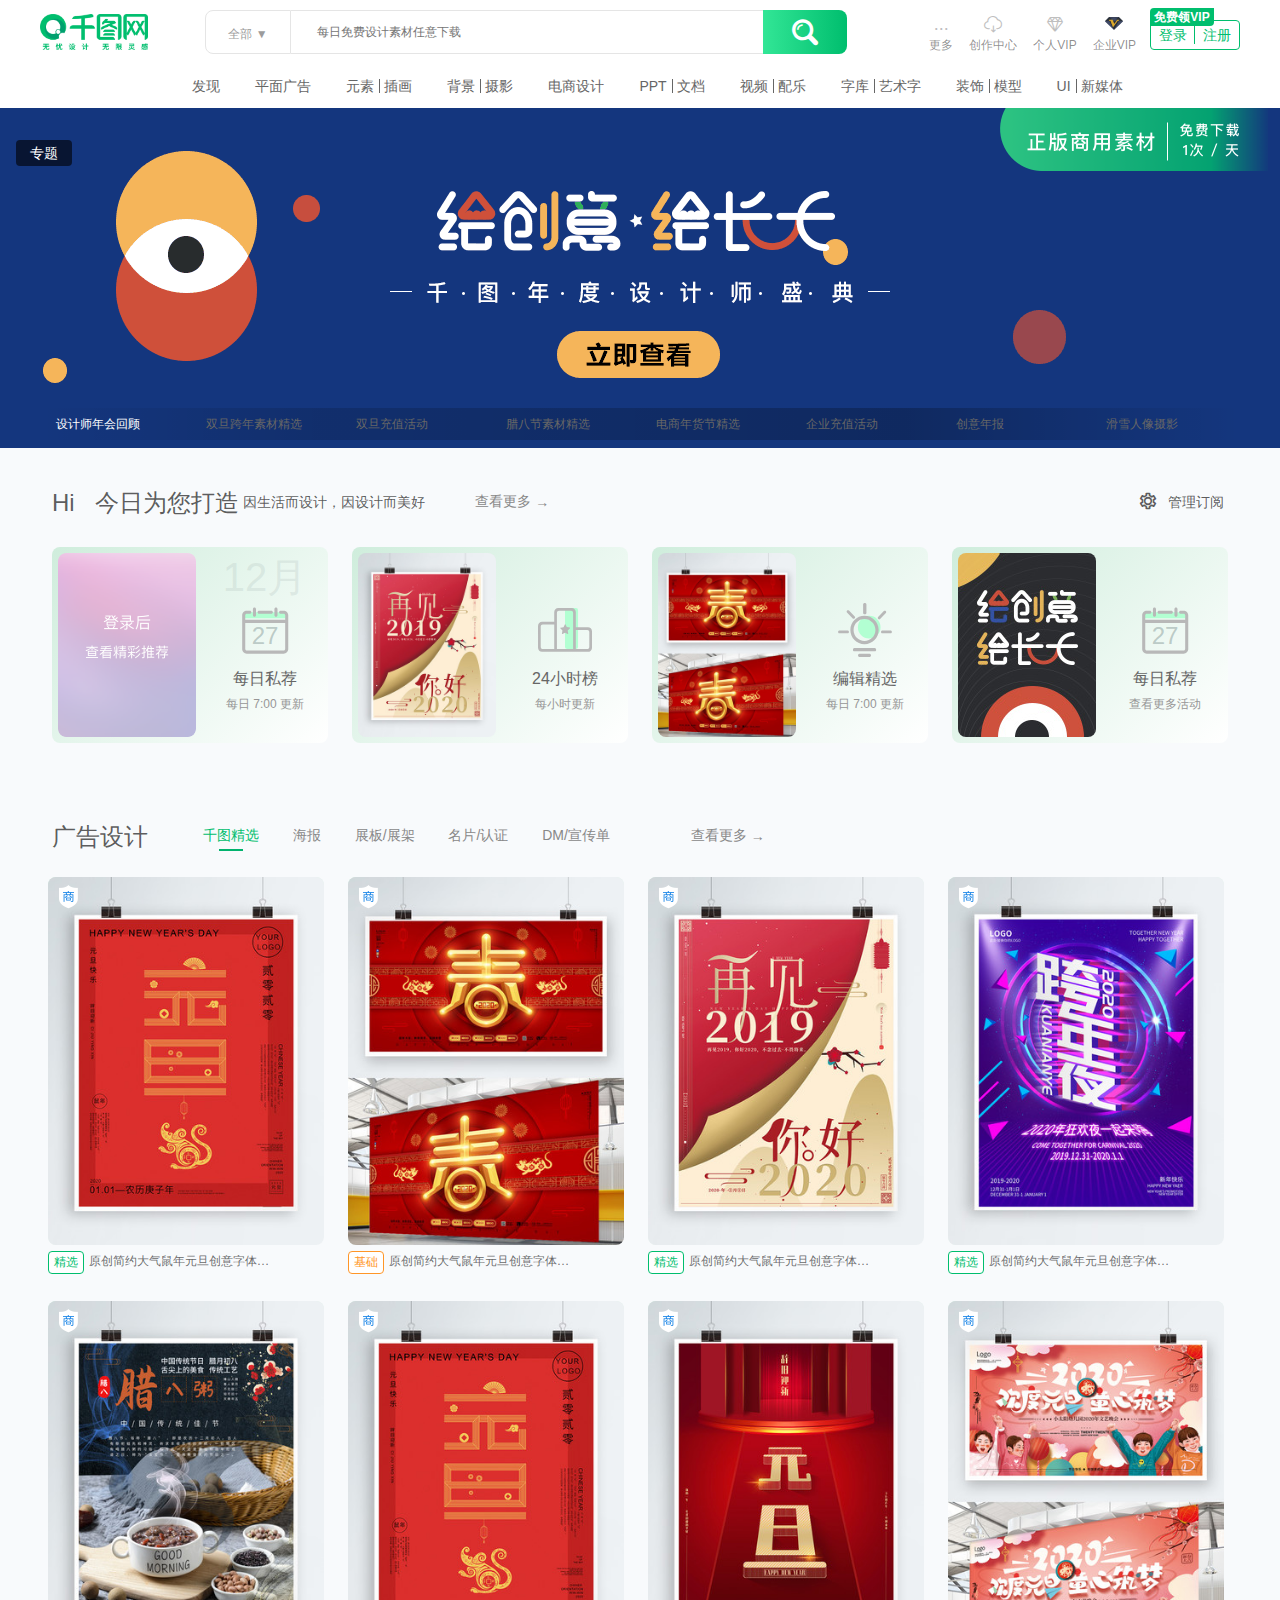
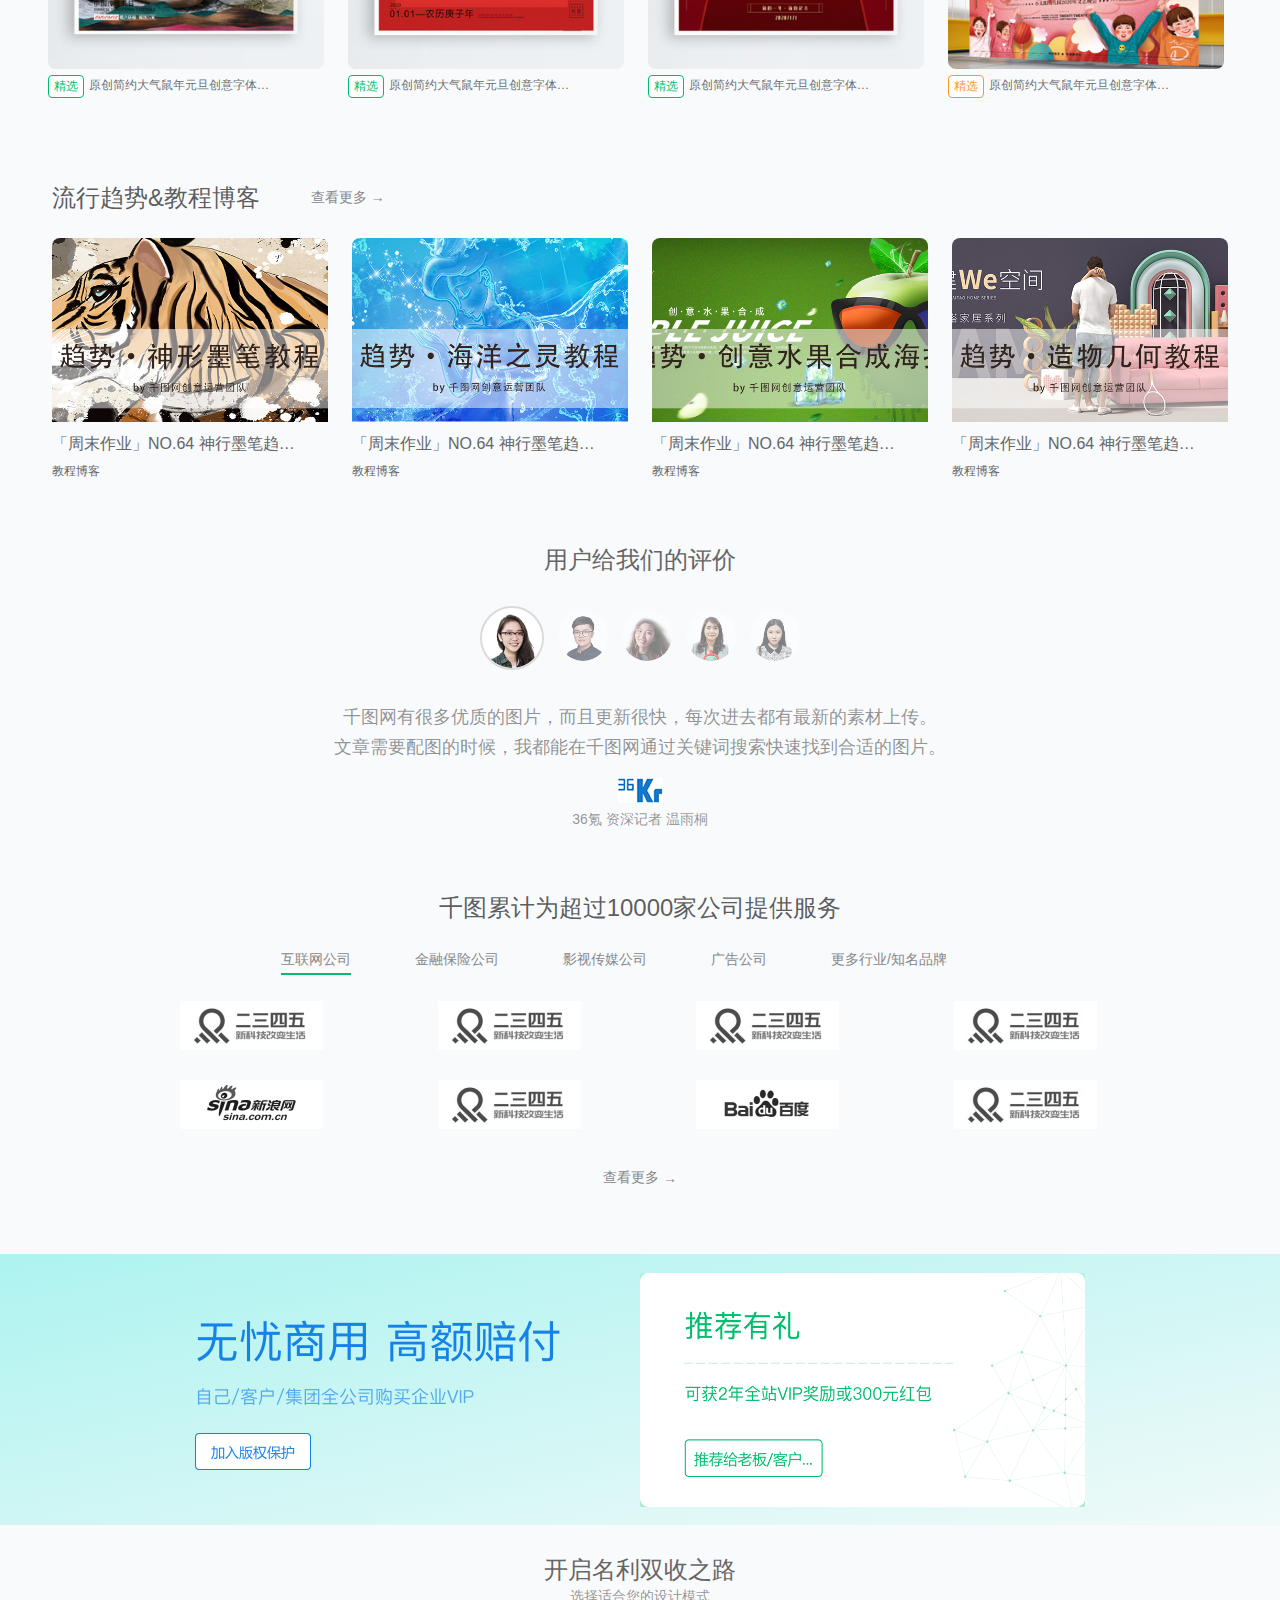
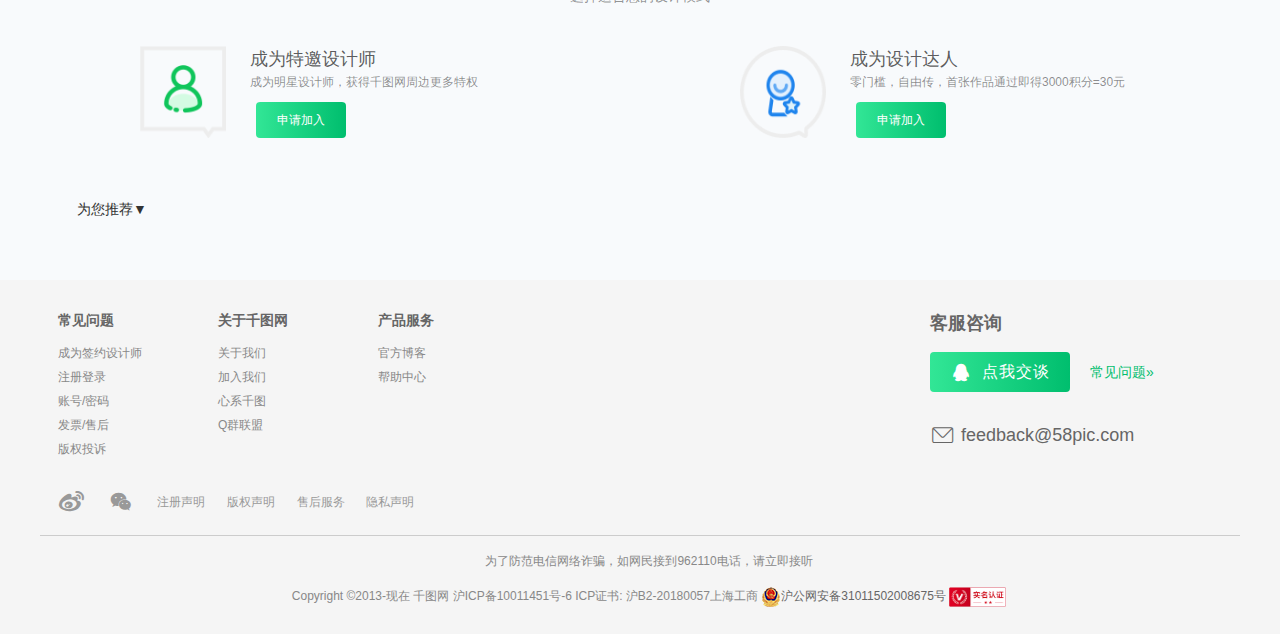
<file: index.html>
<!DOCTYPE html>
<html lang="zh">

<head>
    <meta charset="UTF-8">
    <meta name="viewport" content="width=device-width,initial-scale=1.0">
    <title>千图网</title>
    <style>

    </style>
    <link rel="stylesheet" href="./icon_font/iconfont.css">
    <link rel="stylesheet" href="./index.css">
    <link rel="stylesheet" href="./max1220px.css">
</head>

<body>
    <div class="topbar">
        <div class="topbar-container">
            <div class="topbar-header clearfix">
                <a href="javascript:" class="topbar-logo">
                    <img src="./img/greenlogo.png" alt="" title="千图网" class="max">
                    <img src="./img/logo-j.svg" alt="" class="min">
                </a>
                <div class="topbar-search clearfix">
                    <div class="search-header">
                        <span class="search-cat">
                            <em class="cat-name">全部</em>
                            <i class="icon">&#9660</i>
                        </span>
                        <div class="search-hearder-list"></div>
                    </div>
                    <input type="text" class="search-input" placeholder="每日免费设计素材任意下载">
                    <input type="button" class="search-btn iconfont" value="&#xe633">
                </div>
                <div class="topbar-info clearfix">
                    <div class="info-item">
                        <a href="javascript:">
                            <span class="icon more">...</span>
                            <span class="text">更多</span>
                        </a>
                        <div class="info-box"></div>
                    </div>
                    <div class="info-item">
                        <a href="javascript:">
                            <span class="icon  iconfont">&#xe62a</span>
                            <span class="text">创作中心</span>
                        </a>
                        <div class="info-box"></div>
                    </div>
                    <div class="info-item">
                        <a href="javascript:">
                            <span class="icon  iconfont">&#xe669</span>
                            <span class="text">个人VIP</span>
                        </a>
                        <div class="info-box"></div>
                    </div>
                    <div class="info-item">
                        <a href="javascript:">
                            <span class="icon qy">
                                <img src="./img/qy.png" alt="">
                            </span>
                            <span class="text">企业VIP</span>
                        </a>
                        <div class="info-box"></div>
                    </div>
                    <div class="info-login">
                        <div class="freevip">
                            免费领VIP
                        </div>
                        <div class="login clearfix">
                            <a href="javascript:">登录</a>
                            <a href="javascript:">注册</a>
                        </div>
                    </div>
                </div>
            </div>

            <div class="topbar-nav">
                <ul class="nav-list clearfix">
                    <li class="nav-item">
                        <a href="javascript:" title="发现">发现</a>
                    </li>
                    <li class="nav-item">
                        <a href="javascript:">平面广告</a>
                    </li>
                    <li class="nav-item">
                        <a href="javascript:">元素</a>
                        <a href="javascript:">插画</a>
                    </li>
                    <li class="nav-item">
                        <a href="javascript:">背景</a>
                        <a href="javascript:">摄影</a>
                    </li>
                    <li class="nav-item">
                        <a href="javascript:">电商设计</a>
                    </li>
                    <li class="nav-item">
                        <a href="javascript:">PPT</a>
                        <a href="javascript:">文档</a>
                    </li>
                    <li class="nav-item">
                        <a href="javascript:">视频</a>
                        <a href="javascript:">配乐</a>
                    </li>
                    <li class="nav-item">
                        <a href="javascript:">字库</a>
                        <a href="javascript:">艺术字</a>
                    </li>
                    <li class="nav-item">
                        <a href="javascript:">装饰</a>
                        <a href="javascript:">模型</a>
                    </li>
                    <li class="nav-item">
                        <a href="javascript:">UI</a>
                        <a href="javascript:">新媒体</a>
                    </li>

                </ul>
            </div>
        </div>



    </div>

    <div class="banner-box">
        <div class="banner-slide">
            <div class="slide-img active" style="display: block;">
                <a href="javascript:" style="background-image: url(./img/5e09fe0eba444.png);"></a>
                <div class="banner-stress">专题</div>
            </div>
            <div class="slide-img">
                <a href="javascript:" style="background-image: url(./img/5e0220c88a6e1.jpg);"></a>
                <div class="banner-stress">专题</div>
            </div>
            <div class="slide-img">
                <a href="javascript:" style="background-image: url(./img/5e00853e1c7a6.jpg);"></a>
                <div class="banner-stress">活动</div>
            </div>
            <div class="slide-img">
                <a href="javascript:" style="background-image: url(./img/5e02202a7e35a.jpg);"></a>
                <div class="banner-stress">专题</div>
            </div>
            <div class="slide-img">
                <a href="javascript:" style="background-image: url(./img/5e022138ba217.jpg);"></a>
                <div class="banner-stress">专题</div>
            </div>
            <div class="slide-img">
                <a href="javascript:" style="background-image: url(./img/5ddd2e0338906.jpg);"></a>
                <div class="banner-stress">活动</div>
            </div>
            <div class="slide-img">
                <a href="javascript:" style="background-image: url(./img/5dfcd3cdde48c.jpg);"></a>
                <div class="banner-stress">专题</div>
            </div>
            <div class="slide-img">
                <a href="javascript:" style="background-image: url(./img/5e00853e1c7a6.jpg);"></a>
                <div class="banner-stress">专题</div>
            </div>
        </div>
        <div class="banner-point">
            <a href="javascript:" title="设计师年会回顾" class="active">设计师年会回顾</a>
            <a href="javascript:" title="双旦跨年素材精选">双旦跨年素材精选</a>
            <a href="javascript:" title="双旦充值活动">双旦充值活动</a>
            <a href="javascript:" title="腊八节素材精选">腊八节素材精选</a>
            <a href="javascript:" title="电商年货节精选">电商年货节精选</a>
            <a href="javascript:" title="企业充值活动">企业充值活动</a>
            <a href="javascript:" title="创意年报">创意年报</a>
            <a href="javascript:" title="滑雪人像摄影">滑雪人像摄影</a>
        </div>
        <div class="banner-tip">
            <a href="javascript:" title="正版商用素材"></a>
        </div>
    </div>


    <div class="content-floor">
        <div class="floor-container">
            <div class="floor-header">
                <span class="title">Hi&nbsp&nbsp&nbsp今日为您打造</span>
                <span class="desc">因生活而设计，因设计而美好</span>
                <a href="javascript:" class="more">
                    查看更多
                    <i class="arrow">→</i>
                </a>
                <a href="javascript:" class="setting">
                    <i class="icon iconfont">&#xe639</i>
                    管理订阅
                </a>
            </div>
            <div class="floor-list clearfix">
                <div class="content-item">
                    <div class="img-box">
                        <img src="./img/no-login.png" alt="">
                    </div>
                    <div class="text-box">
                        <div class="month">12月</div>
                        <div class="logo" style="background-image: url(./img/rili.svg);">27</div>
                        <div class="title">每日私荐</div>
                        <div class="time">每日&nbsp7:00&nbsp更新</div>
                    </div>
                </div>
                <div class="content-item">
                    <div class="img-box">
                        <img src="./img/99b58PIC72k58PIC2193G64bD_PIC2018.jpg" alt="">
                    </div>
                    <div class="text-box">
                        <div class="logo" style="background-image: url(./img/paihang.svg);"></div>
                        <div class="title">24小时榜</div>
                        <div class="time">每小时更新</div>
                    </div>
                </div>
                <div class="content-item">
                    <div class="img-box">
                        <img src="./img/52r58PICU62fTuda2bC6P_PIC2018.jpg" alt="">
                    </div>
                    <div class="text-box">
                        <div class="logo" style="background-image: url(./img/jinxuan.svg);"></div>
                        <div class="title">编辑精选</div>
                        <div class="time">每日&nbsp7:00&nbsp更新</div>
                    </div>
                </div>
                <div class="content-item">
                    <div class="img-box">
                        <img src="./img/5dea3ecb886cc.jpg" alt="">
                    </div>
                    <div class="text-box">
                        <div class="logo" style="background-image: url(./img/rili.svg);">27</div>
                        <div class="title">每日私荐</div>
                        <div class="time">查看更多活动</div>
                    </div>
                </div>
            </div>
        </div>
    </div>

    <div class="content-floor pic-floor">
        <div class="floor-container">
            <div class="floor-header">
                <a href="javascript:">
                    <span class="title">广告设计</span>
                </a>
                <ul class="ul-list">
                    <li class="active">
                        <a href="javascript:">千图精选</a>
                    </li>
                    <li>
                        <a href="javascript:">海报</a>
                    </li>
                    <li>
                        <a href="javascript:">展板/展架</a>
                    </li>
                    <li>
                        <a href="javascript:">名片/认证</a>
                    </li>
                    <li>
                        <a href="javascript:">DM/宣传单</a>
                    </li>
                </ul>
                <a href="javascript:" class="more">
                    查看更多
                    <i class="arrow">→</i>
                </a>
            </div>

            <div class="pic-list clearfix">
                <div class="pic-item">
                    <a href="javascript:">
                        <div class="img-box">
                            <img src="./img/71b58PIC4dbH41A5cpSwv_PIC2018.jpg" alt="">
                            <span class="is-business"></span>
                            <div class="img-mask">
                                <span class="star iconfont">&#xe81a</span>
                                <button class="btn">
                                    <i class="iconfont">&#xe6ca</i>
                                    免费下载
                                </button>
                            </div>
                        </div>
                        <div class="text-box clearfix">
                            <span class="pic-type is-jx">精选</span>
                            <span class="pic-title text-ellipsis">原创简约大气鼠年元旦创意字体设计海报</span>
                            <div class="pic-more">...</div>
                        </div>
                    </a>
                </div>
                <div class="pic-item">
                    <a href="javascript:">
                        <div class="img-box">
                            <img src="./img/52r58PICU62fTuda2bC6P_PIC2018.jpg" alt="">
                            <span class="is-business"></span>
                            <div class="img-mask">
                                <span class="star iconfont">&#xe81a</span>
                                <button class="btn">
                                    <i class="iconfont">&#xe6ca</i>
                                    免费下载
                                </button>
                            </div>
                        </div>
                        <div class="text-box clearfix">
                            <span class="pic-type is-jc">基础</span>
                            <span class="pic-title text-ellipsis">原创简约大气鼠年元旦创意字体设计海报</span>
                            <div class="pic-more">...</div>
                        </div>
                    </a>
                </div>
                <div class="pic-item">
                    <a href="javascript:">
                        <div class="img-box">
                            <img src="./img/99b58PIC72k58PIC2193G64bD_PIC2018.jpg" alt="">
                            <span class="is-business"></span>
                            <div class="img-mask">
                                <span class="star iconfont">&#xe81a</span>
                                <button class="btn">
                                    <i class="iconfont">&#xe6ca</i>
                                    免费下载
                                </button>
                            </div>
                        </div>
                        <div class="text-box clearfix">
                            <span class="pic-type is-jx">精选</span>
                            <span class="pic-title text-ellipsis">原创简约大气鼠年元旦创意字体设计海报</span>
                            <div class="pic-more">...</div>
                        </div>
                    </a>
                </div>
                <div class="pic-item">
                    <a href="javascript:">
                        <div class="img-box">
                            <img src="./img/79b58PIC77R555tZ56C19_PIC2018.jpg" alt="">
                            <span class="is-business"></span>
                            <div class="img-mask">
                                <span class="star iconfont">&#xe81a</span>
                                <button class="btn">
                                    <i class="iconfont">&#xe6ca</i>
                                    免费下载
                                </button>
                            </div>
                        </div>
                        <div class="text-box clearfix">
                            <span class="pic-type is-jx">精选</span>
                            <span class="pic-title text-ellipsis">原创简约大气鼠年元旦创意字体设计海报</span>
                            <div class="pic-more">...</div>
                        </div>
                    </a>
                </div>
                <div class="pic-item">
                    <a href="javascript:">
                        <div class="img-box">
                            <img src="./img/80658PICIxN538re58PICwwbe_PIC2018.jpg" alt="">
                            <span class="is-business"></span>
                            <div class="img-mask">
                                <span class="star iconfont">&#xe81a</span>
                                <button class="btn">
                                    <i class="iconfont">&#xe6ca</i>
                                    免费下载
                                </button>
                            </div>
                        </div>
                        <div class="text-box clearfix">
                            <span class="pic-type is-jx">精选</span>
                            <span class="pic-title text-ellipsis">原创简约大气鼠年元旦创意字体设计海报</span>
                            <div class="pic-more">...</div>
                        </div>
                    </a>
                </div>
                <div class="pic-item">
                    <a href="javascript:">
                        <div class="img-box">
                            <img src="./img/71b58PIC4dbH41A5cpSwv_PIC2018.jpg" alt="">
                            <span class="is-business"></span>
                            <div class="img-mask">
                                <span class="star iconfont">&#xe81a</span>
                                <button class="btn">
                                    <i class="iconfont">&#xe6ca</i>
                                    免费下载
                                </button>
                            </div>
                        </div>
                        <div class="text-box clearfix">
                            <span class="pic-type is-jx">精选</span>
                            <span class="pic-title text-ellipsis">原创简约大气鼠年元旦创意字体设计海报</span>
                            <div class="pic-more">...</div>
                        </div>
                    </a>
                </div>
                <div class="pic-item">
                    <a href="javascript:">
                        <div class="img-box">
                            <img src="./img/46k58PIC9c7Aj02yS7apN_PIC2018.jpg" alt="">
                            <span class="is-business"></span>
                            <div class="img-mask">
                                <span class="star iconfont">&#xe81a</span>
                                <button class="btn">
                                    <i class="iconfont">&#xe6ca</i>
                                    免费下载
                                </button>
                            </div>
                        </div>
                        <div class="text-box clearfix">
                            <span class="pic-type is-jx">精选</span>
                            <span class="pic-title text-ellipsis">原创简约大气鼠年元旦创意字体设计海报</span>
                            <div class="pic-more">...</div>
                        </div>
                    </a>
                </div>
                <div class="pic-item">
                    <a href="javascript:">
                        <div class="img-box">
                            <img src="./img/02z58PIC558PIC22ht3554e4M_PIC2018.jpg" alt="">
                            <span class="is-business"></span>
                            <div class="img-mask">
                                <span class="star iconfont">&#xe81a</span>
                                <button class="btn">
                                    <i class="iconfont">&#xe6ca</i>
                                    免费下载
                                </button>
                            </div>
                        </div>
                        <div class="text-box clearfix">
                            <span class="pic-type is-jc">精选</span>
                            <span class="pic-title text-ellipsis">原创简约大气鼠年元旦创意字体设计海报</span>
                            <div class="pic-more">...</div>
                        </div>
                    </a>
                </div>
            </div>
        </div>
    </div>

    <div class="content-floor">
        <div class="floor-container">
            <div class="floor-header">
                <a href="javascript:">
                    <span class="title">流行趋势&教程博客</span>
                </a>
                <a href="javascript:" class="more">
                    查看更多
                    <i class="arrow">→</i>
                </a>
            </div>
            <div class="pic-list clearfix">
                <div class="trend-item">
                    <a href="javascript:">
                        <div class="img-box">
                            <img src="./img/5dd95e75fa7bf6416e392ed6f494bff1.jpg" alt="">
                        </div>
                        <div class="text-box">
                            <div class="title text-ellipsis" >「周末作业」NO.64 神行墨笔趋势教程</div>
                            <div class="cover">
                                <span class="type text-ellipsis">教程博客</span>
                                <span class="desc text-ellipsis">概念解析：水墨是一种普通也奇妙的工具，它的奇妙效果有意无意会带来独具美感的化学反应。同类型作品下载教 程 到 这 里 就 结 束 啦希 望 对 大
                                    家 有 所 帮 助想 要 学 习 更 多 的 设 计 风 格或 者 设 计 小 技 巧敬 请 关 注下 期 周 末 作 业不 见 不 散······那 么 现 在将 你 的 作
                                    业 上 传 到 千 图 网（ 必 须 是 和 教 程 不 一 样 的 作 品 哟 ）</span>
                            </div>
                        </div>
                    </a>
                </div>
                <div class="trend-item">
                    <a href="javascript:">
                        <div class="img-box">
                            <img src="./img/334def999e9fb9003e6e6530088f6fa0.jpg" alt="">
                        </div>
                        <div class="text-box">
                            <div class="title text-ellipsis" >「周末作业」NO.64 神行墨笔趋势教程</div>
                            <div class="cover">
                                <span class="type text-ellipsis">教程博客</span>
                                <span class="desc text-ellipsis">概念解析：水墨是一种普通也奇妙的工具，它的奇妙效果有意无意会带来独具美感的化学反应。同类型作品下载教 程 到 这 里 就 结 束 啦希 望 对 大
                                    家 有 所 帮 助想 要 学 习 更 多 的 设 计 风 格或 者 设 计 小 技 巧敬 请 关 注下 期 周 末 作 业不 见 不 散······那 么 现 在将 你 的 作
                                    业 上 传 到 千 图 网（ 必 须 是 和 教 程 不 一 样 的 作 品 哟 ）</span>
                            </div>
                        </div>
                    </a>
                </div>
                <div class="trend-item">
                    <a href="javascript:">
                        <div class="img-box">
                            <img src="./img/c2c8f624bcfeeae498cc07b363185f7d.jpg" alt="">
                        </div>
                        <div class="text-box">
                            <div class="title text-ellipsis" >「周末作业」NO.64 神行墨笔趋势教程</div>
                            <div class="cover">
                                <span class="type text-ellipsis">教程博客</span>
                                <span class="desc text-ellipsis">概念解析：水墨是一种普通也奇妙的工具，它的奇妙效果有意无意会带来独具美感的化学反应。同类型作品下载教 程 到 这 里 就 结 束 啦希 望 对 大
                                    家 有 所 帮 助想 要 学 习 更 多 的 设 计 风 格或 者 设 计 小 技 巧敬 请 关 注下 期 周 末 作 业不 见 不 散······那 么 现 在将 你 的 作
                                    业 上 传 到 千 图 网（ 必 须 是 和 教 程 不 一 样 的 作 品 哟 ）</span>
                            </div>
                        </div>
                    </a>
                </div>
                <div class="trend-item">
                    <a href="javascript:">
                        <div class="img-box">
                            <img src="./img/66fc8a18aafea5faab2536896257363d.jpg" alt="">
                        </div>
                        <div class="text-box">
                            <div class="title text-ellipsis" >「周末作业」NO.64 神行墨笔趋势教程</div>
                            <div class="cover">
                                <span class="type text-ellipsis">教程博客</span>
                                <span class="desc text-ellipsis">概念解析：水墨是一种普通也奇妙的工具，它的奇妙效果有意无意会带来独具美感的化学反应。同类型作品下载教 程 到 这 里 就 结 束 啦希 望 对 大
                                    家 有 所 帮 助想 要 学 习 更 多 的 设 计 风 格或 者 设 计 小 技 巧敬 请 关 注下 期 周 末 作 业不 见 不 散······那 么 现 在将 你 的 作
                                    业 上 传 到 千 图 网（ 必 须 是 和 教 程 不 一 样 的 作 品 哟 ）</span>
                            </div>
                        </div>
                    </a>
                </div>
            </div>

        </div>
    </div>

    <div class="content-floor eval">
        <div class="floor-container">
            <div class="eval-header">用户给我们的评价</div>
            <ul class="avatar">
                <li class="active">
                    <img src="./img/index_pic_02.png" alt="">
                </li>
                <li>
                    <img src="./img/index_pic_06.png" alt="">
                </li>
                <li>
                    <img src="./img/index_pic_08.png" alt="">
                </li>
                <li>
                    <img src="./img/index_pic_10.png" alt="">
                </li>
                <li>
                    <img src="./img/index_pic_12.png" alt="">
                </li>
            </ul>
            <ul class="eval-text">
                <li class=active>
                    <p class="desc">
                        千图网有很多优质的图片，而且更新很快，每次进去都有最新的素材上传。<br>
                        文章需要配图的时候，我都能在千图网通过关键词搜索快速找到合适的图片。
                    </p>
                    <p class="logo">
                        <img src="./img/index_pics_01.png" alt="">
                        <span class="name">36氪 资深记者 温雨桐</span>
                    </p>
                </li>
                <li class="">
                    <p class="desc">
                        因为工作需要，常常会搜集创意灵感和视觉呈现，<br>
                        千图网丰富的素材帮助我减轻很多负担，节省时间，高效的完成工作，让人依赖，值得信赖。
                    </p>
                    <p class="logo">
                        <img src="./img/index_pics_03.png" alt="">
                        <span class="name">Ogilvy Consultant 杨徉</span>
                    </p>
                </li>
                <li class="">
                    <p class="desc">
                        不仅是我个人，很多快站的站长都是千图网的忠实会员在互联网大环境下，。<br>
                        难得有千图网这样在文创服务领域不断纵深，踏实为用户提供创意服务的企业。
                    </p>
                    <p class="logo">
                        <img src="./img/index_pics_04.png" alt="">
                        <span class="name">搜狐快站 市场经理 陈梦婕</span>
                    </p>
                </li>
                <li class="">
                    <p class="desc">
                        千图网是个非常不错的素材下载站，素材质量非常棒，<br>
                        集网友的力量千图网目前积累了大量高质量素材，很实用，也常推荐团队使用。。
                    </p>
                    <p class="logo">
                        <img src="./img/index_pics_05.png" alt="">
                        <span class="name">淘宝UED 资深视觉设计师 阿美</span>
                    </p>
                </li>
                <li class="">
                    <p class="desc">
                        千图网正如名字所说千图，强大的素材库是至今为止我用过的素材网中最全的<br>
                        涵盖了设计的各个领域，是我设计路上的优秀老师。
                    </p>
                    <p class="logo">
                        <img src="./img/index_pics_06.png" alt="">
                        <span class="name">中央美术学院 在校学生 程思远</span>
                    </p>
                </li>
            </ul>
        </div>
    </div>

    <div class="content-floor company">
        <div class="company-container">
            <div class="company-title">千图累计为超过10000家公司提供服务</div>
            <ul class="company-type clearfix">
                <li class="active">互联网公司</li>
                <li>金融保险公司</li>
                <li>影视传媒公司</li>
                <li>广告公司</li>
                <li>更多行业/知名品牌</li>
            </ul>
            <div class="company-slide">
                <ul class="company-list clearfix active" style="display: block;">
                    <li>
                        <img src="./img/interLight-1.png" alt="">
                    </li>
                    <li>
                        <img src="./img/interLight-1.png" alt="">
                    </li>
                    <li>
                        <img src="./img/interLight-1.png" alt="">
                    </li>
                    <li>
                        <img src="./img/interLight-1.png" alt="">
                    </li>
                    <li>
                        <img src="./img/interLight-2.png" alt="">
                    </li>
                    <li>
                        <img src="./img/interLight-1.png" alt="">
                    </li>
                    <li>
                        <img src="./img/interLight-3.png" alt="">
                    </li>
                    <li>
                        <img src="./img/interLight-1.png" alt="">
                    </li>
                </ul>
                <ul class="company-list clearfix ">
                    <li>
                        <img src="./img/interLight-2.png" alt="">
                    </li>
                    <li>
                        <img src="./img/interLight-2.png" alt="">
                    </li>
                    <li>
                        <img src="./img/interLight-1.png" alt="">
                    </li>
                    <li>
                        <img src="./img/interLight-1.png" alt="">
                    </li>
                    <li>
                        <img src="./img/finLight-1.png" alt="">
                    </li>
                    <li>
                        <img src="./img/interLight-1.png" alt="">
                    </li>
                    <li>
                        <img src="./img/interLight-1.png" alt="">
                    </li>
                    <li>
                        <img src="./img/interLight-5.png" alt="">
                    </li>
                </ul>
                <ul class="company-list clearfix ">
                    <li>
                        <img src="./img/interLight-3.png" alt="">
                    </li>
                    <li>
                        <img src="./img/interLight-4.png" alt="">
                    </li>
                    <li>
                        <img src="./img/interLight-1.png" alt="">
                    </li>
                    <li>
                        <img src="./img/interLight-1.png" alt="">
                    </li>
                    <li>
                        <img src="./img/interLight-7.png" alt="">
                    </li>
                    <li>
                        <img src="./img/finLight-1.png" alt="">
                    </li>
                    <li>
                        <img src="./img/interLight-1.png" alt="">
                    </li>
                    <li>
                        <img src="./img/finLight-2.png" alt="">
                    </li>
                </ul>
                <ul class="company-list clearfix ">
                    <li>
                        <img src="./img/interLight-5.png" alt="">
                    </li>
                    <li>
                        <img src="./img/interLight-4.png" alt="">
                    </li>
                    <li>
                        <img src="./img/interLight-7.png" alt="">
                    </li>
                    <li>
                        <img src="./img/interLight-1.png" alt="">
                    </li>
                    <li>
                        <img src="./img/interLight-1.png" alt="">
                    </li>
                    <li>
                        <img src="./img/interLight-1.png" alt="">
                    </li>
                    <li>
                        <img src="./img/interLight-3.png" alt="">
                    </li>
                    <li>
                        <img src="./img/finLight-3.png" alt="">
                    </li>
                </ul>
                <ul class="company-list clearfix ">
                    <li>
                        <img src="./img/filmLight-3.png" alt="">
                    </li>
                    <li>
                        <img src="./img/interLight-1.png" alt="">
                    </li>
                    <li>
                        <img src="./img/interLight-1.png" alt="">
                    </li>
                    <li>
                        <img src="./img/interLight-1.png" alt="">
                    </li>
                    <li>
                        <img src="./img/interLight-1.png" alt="">
                    </li>
                    <li>
                        <img src="./img/finLight-2.png" alt="">
                    </li>
                    <li>
                        <img src="./img/interLight-1.png" alt="">
                    </li>
                    <li>
                        <img src="./img/finLight-1.png" alt="">
                    </li>
                </ul>
            </div>
            <div class="more">
                <a href="javascript:">
                    查看更多
                    <span>→</span>
                </a>
            </div>
        </div>
    </div>

    <div class="commercial clearfix">
        <a href="javascript:" class="right">
            <img src="./img/copy-entrans.png" alt="">
        </a>
        <a href="javascript:" class="left">
            <img src="./img/recom-m.png" alt="">
        </a>
    </div>

    <div class="content-floor application">
        <div class="floor-container ">
            <div class="header">
                开启名利双收之路<br>
                <span>选择适合您的设计模式</span>
            </div>
            <div class="application-list clearfix">
                <div class="application-item">
                    <img src="./img/invite.png" alt="">
                    <div class="title">成为特邀设计师</div>
                    <div class="desc">成为明星设计师，获得千图网周边更多特权</div>
                    <a href="javascript:">申请加入</a>
                </div>
                <div class="application-item">
                    <img src="./img/original.png" alt="">
                    <div class="title">成为设计达人</div>
                    <div class="desc">零门槛，自由传，首张作品通过即得3000积分=30元</div>
                    <a href="javascript:">申请加入</a>
                </div>
            </div>
        </div>
    </div>

    <div class="content-floor recommend">
        <div class="floor-container">
            <div class="title">为您推荐<span>&#9660</span></div>
            <div class="recommend-box">
                <ul class="recommend-nav clearfix">
                    <li class="active">
                        <a href="javascript:">友情链接</a>
                    </li>
                    <li>
                        <a href="javascript:">新素材</a>
                    </li>
                    <li>
                        <a href="javascript:">热搜库</a>
                    </li>
                    <li>
                        <a href="javascript:">素材库</a>
                    </li>
                    <li>
                        <a href="javascript:">热门ppt素材</a>
                    </li>
                    <li>
                        <a href="javascript:">热门淘宝素材</a>
                    </li>
                    <li>
                        <a href="javascript:">热门装饰素材</a>
                    </li>
                    <li>
                        <a href="javascript:">今日专题</a>
                    </li>
                    <li>
                        <a href="javascript:">热搜地图</a>
                    </li>
                </ul>
                <div class="link-list clearfix">
                    <ul class="link-item active">
                        <li>
                            <a href="javascript:">千图样机</a>
                        </li>
                        <li>
                            <a href="javascript:">包图网</a>
                        </li>
                        <li>
                            <a href="javascript:">产品经理</a>
                        </li>
                        <li>
                            <a href="javascript:">导航</a>
                        </li>
                        <li>
                            <a href="javascript:">我图网</a>
                        </li>
                        <li>
                            <a href="javascript:">90设计</a>
                        </li>
                        <li>
                            <a href="javascript:">七夕图片</a>
                        </li>
                        <li>
                            <a href="javascript:">QQ分组</a>
                        </li>
                        <li>
                            <a href="javascript:">摄图网</a>
                        </li>
                        <li>
                            <a href="javascript:">图怪兽</a>
                        </li>
                        <li>
                            <a href="javascript:">七夕节海报</a>
                        </li>
                        <li>
                            <a href="javascript:">微信公众平台</a>
                        </li>
                        <li>
                            <a href="javascript:">图片之家</a>
                        </li>
                        <li>
                            <a href="javascript:">UI图标库</a>
                        </li>
                        <li>
                            <a href="javascript:">图片素材</a>
                        </li>
                        <li>
                            <a href="javascript:">摄图新视界</a>
                        </li>
                        <li>
                            <a href="javascript:">猴子音乐</a>
                        </li>
                        <li>
                            <a href="javascript:">虎课网</a>
                        </li>
                        <li>
                            <a href="javascript:">字魂网</a>
                        </li>
                        <li>
                            <a href="javascript:">折800官网</a>
                        </li>
                        <li>
                            <a href="javascript:">深圳地图</a>
                        </li>
                        <li>
                            <a href="javascript:">爱奇艺广告</a>
                        </li>
                        <li>
                            <a href="javascript:">装修资讯</a>
                        </li>
                        <li>
                            <a href="javascript:">视达网</a>
                        </li>
                        <li>
                            <a href="javascript:">天气预报查询</a>
                        </li>
                        <li>
                            <a href="javascript:">QQ头像</a>
                        </li>
                        <li>
                            <a href="javascript:">老男人</a>
                        </li>
                        <li>
                            <a href="javascript:">壁纸</a>
                        </li>
                        <li>
                            <a href="javascript:">电脑壁纸</a>
                        </li>
                        <li>
                            <a href="javascript:">淮安新闻网</a>
                        </li>
                        <li>
                            <a href="javascript:">PS教程网</a>
                        </li>
                        <li>
                            <a href="javascript:">图片大全</a>
                        </li>
                        <li>
                            <a href="javascript:">壁纸</a>
                        </li>
                        <li>
                            <a href="javascript:">视频素材</a>
                        </li>
                        <li>
                            <a href="javascript:">视频剪辑软件</a>
                        </li>
                        <li>
                            <a href="javascript:">变色龙ppt</a>
                        </li>
                        <li>
                            <a href="javascript:">手抄报模版</a>
                        </li>
                        <li>
                            <a href="javascript:">素材</a>
                        </li>
                        <li>
                            <a href="javascript:">图片下载</a>
                        </li>
                        <li>
                            <a href="javascript:">图片大全</a>
                        </li>
                        <li>
                            <a href="javascript:">我图素材下载</a>
                        </li>
                        <li>
                            <a href="javascript:">更多>></a>
                        </li>
                        <li>
                            <a href="javascript:">友情链接请联系 QQ：972197909</a>
                        </li>
                        <li>
                            <a href="javascript:">要求：PR≥4，百度权重≥7</a>
                        </li>
                    </ul>
                    <ul class="link-item">
                        <li>
                            <a href="javascript:">90设计</a>
                        </li>
                        <li>
                            <a href="javascript:">七夕图片</a>
                        </li>
                        <li>
                            <a href="javascript:">QQ分组</a>
                        </li>
                        <li>
                            <a href="javascript:">摄图网</a>
                        </li>
                        <li>
                            <a href="javascript:">图怪兽</a>
                        </li>
                        <li>
                            <a href="javascript:">七夕节海报</a>
                        </li>
                        <li>
                            <a href="javascript:">微信公众平台</a>
                        </li>
                        <li>
                            <a href="javascript:">图片之家</a>
                        </li>
                        <li>
                            <a href="javascript:">UI图标库</a>
                        </li>
                        <li>
                            <a href="javascript:">图片素材</a>
                        </li>
                        <li>
                            <a href="javascript:">摄图新视界</a>
                        </li>
                        <li>
                            <a href="javascript:">猴子音乐</a>
                        </li>
                        <li>
                            <a href="javascript:">虎课网</a>
                        </li>
                        <li>
                            <a href="javascript:">字魂网</a>
                        </li>
                        <li>
                            <a href="javascript:">折800官网</a>
                        </li>
                        <li>
                            <a href="javascript:">深圳地图</a>
                        </li>
                        <li>
                            <a href="javascript:">爱奇艺广告</a>
                        </li>
                        <li>
                            <a href="javascript:">装修资讯</a>
                        </li>
                        <li>
                            <a href="javascript:">视达网</a>
                        </li>
                        <li>
                            <a href="javascript:">天气预报查询</a>
                        </li>
                        <li>
                            <a href="javascript:">QQ头像</a>
                        </li>
                        <li>
                            <a href="javascript:">老男人</a>
                        </li>
                        <li>
                            <a href="javascript:">壁纸</a>
                        </li>
                        <li>
                            <a href="javascript:">电脑壁纸</a>
                        </li>
                        <li>
                            <a href="javascript:">淮安新闻网</a>
                        </li>
                        <li>
                            <a href="javascript:">PS教程网</a>
                        </li>
                        <li>
                            <a href="javascript:">图片大全</a>
                        </li>
                        <li>
                            <a href="javascript:">壁纸</a>
                        </li>
                        <li>
                            <a href="javascript:">视频素材</a>
                        </li>
                        <li>
                            <a href="javascript:">视频剪辑软件</a>
                        </li>
                        <li>
                            <a href="javascript:">变色龙ppt</a>
                        </li>
                        <li>
                            <a href="javascript:">手抄报模版</a>
                        </li>
                        <li>
                            <a href="javascript:">素材</a>
                        </li>
                        <li>
                            <a href="javascript:">图片下载</a>
                        </li>
                        <li>
                            <a href="javascript:">图片大全</a>
                        </li>
                        <li>
                            <a href="javascript:">我图素材下载</a>
                        </li>
                        <li>
                            <a href="javascript:">更多>></a>
                        </li>
                        <li>
                            <a href="javascript:">友情链接请联系 QQ：972197909</a>
                        </li>
                        <li>
                            <a href="javascript:">要求：PR≥4，百度权重≥7</a>
                        </li>
                    </ul>
                    <ul class="link-item">
                        
                        <li>
                            <a href="javascript:">导航</a>
                        </li>
                        <li>
                            <a href="javascript:">我图网</a>
                        </li>
                        <li>
                            <a href="javascript:">90设计</a>
                        </li>
                        <li>
                            <a href="javascript:">七夕图片</a>
                        </li>
                        <li>
                            <a href="javascript:">QQ分组</a>
                        </li>
                        <li>
                            <a href="javascript:">摄图网</a>
                        </li>
                        <li>
                            <a href="javascript:">图怪兽</a>
                        </li>
                        <li>
                            <a href="javascript:">UI图标库</a>
                        </li>
                        <li>
                            <a href="javascript:">图片素材</a>
                        </li>
                        <li>
                            <a href="javascript:">摄图新视界</a>
                        </li>
                        <li>
                            <a href="javascript:">猴子音乐</a>
                        </li>
                        <li>
                            <a href="javascript:">虎课网</a>
                        </li>
                        <li>
                            <a href="javascript:">字魂网</a>
                        </li>
                        <li>
                            <a href="javascript:">折800官网</a>
                        </li>
                        <li>
                            <a href="javascript:">深圳地图</a>
                        </li>
                        <li>
                            <a href="javascript:">爱奇艺广告</a>
                        </li>
                        <li>
                            <a href="javascript:">装修资讯</a>
                        </li>
                        <li>
                            <a href="javascript:">视达网</a>
                        </li>
                        <li>
                            <a href="javascript:">天气预报查询</a>
                        </li>
                        <li>
                            <a href="javascript:">QQ头像</a>
                        </li>
                        <li>
                            <a href="javascript:">淮安新闻网</a>
                        </li>
                        <li>
                            <a href="javascript:">PS教程网</a>
                        </li>
                        <li>
                            <a href="javascript:">图片大全</a>
                        </li>
                        <li>
                            <a href="javascript:">壁纸</a>
                        </li>
                        <li>
                            <a href="javascript:">视频素材</a>
                        </li>
                        <li>
                            <a href="javascript:">视频剪辑软件</a>
                        </li>
                        <li>
                            <a href="javascript:">变色龙ppt</a>
                        </li>
                        <li>
                            <a href="javascript:">手抄报模版</a>
                        </li>
                        <li>
                            <a href="javascript:">素材</a>
                        </li>
                        <li>
                            <a href="javascript:">图片下载</a>
                        </li>
                        <li>
                            <a href="javascript:">图片大全</a>
                        </li>
                        <li>
                            <a href="javascript:">我图素材下载</a>
                        </li>
                        <li>
                            <a href="javascript:">更多>></a>
                        </li>
                        <li>
                            <a href="javascript:">友情链接请联系 QQ：972197909</a>
                        </li>
                        <li>
                            <a href="javascript:">要求：PR≥4，百度权重≥7</a>
                        </li>
                    </ul>
                    <ul class="link-item">
                        <li>
                            <a href="javascript:">产品经理</a>
                        </li>
                        <li>
                            <a href="javascript:">导航</a>
                        </li>
                        <li>
                            <a href="javascript:">我图网</a>
                        </li>
                        <li>
                            <a href="javascript:">90设计</a>
                        </li>
                        <li>
                            <a href="javascript:">七夕图片</a>
                        </li>
                        <li>
                            <a href="javascript:">QQ分组</a>
                        </li>
                        <li>
                            <a href="javascript:">摄图网</a>
                        </li>
                        <li>
                            <a href="javascript:">图怪兽</a>
                        </li>
                        <li>
                            <a href="javascript:">七夕节海报</a>
                        </li>
                        <li>
                            <a href="javascript:">微信公众平台</a>
                        </li>
                        <li>
                            <a href="javascript:">图片之家</a>
                        </li>
                        <li>
                            <a href="javascript:">UI图标库</a>
                        </li>
                        <li>
                            <a href="javascript:">图片素材</a>
                        </li>
                        <li>
                            <a href="javascript:">摄图新视界</a>
                        </li>
                        <li>
                            <a href="javascript:">猴子音乐</a>
                        </li>
                        <li>
                            <a href="javascript:">虎课网</a>
                        </li>
                        <li>
                            <a href="javascript:">字魂网</a>
                        </li>
                       
                        <li>
                            <a href="javascript:">装修资讯</a>
                        </li>
                        <li>
                            <a href="javascript:">视达网</a>
                        </li>
                        <li>
                            <a href="javascript:">天气预报查询</a>
                        </li>
                        <li>
                            <a href="javascript:">QQ头像</a>
                        </li>
                        <li>
                            <a href="javascript:">老男人</a>
                        </li>
                        <li>
                            <a href="javascript:">壁纸</a>
                        </li>
                        <li>
                            <a href="javascript:">电脑壁纸</a>
                        </li>
                        <li>
                            <a href="javascript:">淮安新闻网</a>
                        </li>
                        <li>
                            <a href="javascript:">PS教程网</a>
                        </li>
                        <li>
                            <a href="javascript:">图片大全</a>
                        </li>
                        <li>
                            <a href="javascript:">壁纸</a>
                        </li>
                        <li>
                            <a href="javascript:">视频素材</a>
                        </li>
                        <li>
                            <a href="javascript:">素材</a>
                        </li>
                        <li>
                            <a href="javascript:">图片下载</a>
                        </li>
                        <li>
                            <a href="javascript:">图片大全</a>
                        </li>
                        <li>
                            <a href="javascript:">我图素材下载</a>
                        </li>
                    </ul>
                    <ul class="link-item">
                        <li>
                            <a href="javascript:">包图网</a>
                        </li>
                        <li>
                            <a href="javascript:">产品经理</a>
                        </li>
                        <li>
                            <a href="javascript:">导航</a>
                        </li>
                        <li>
                            <a href="javascript:">我图网</a>
                        </li>
                        <li>
                            <a href="javascript:">90设计</a>
                        </li>
                        <li>
                            <a href="javascript:">七夕图片</a>
                        </li>
                        
                        <li>
                            <a href="javascript:">爱奇艺广告</a>
                        </li>
                        <li>
                            <a href="javascript:">装修资讯</a>
                        </li>
                        <li>
                            <a href="javascript:">视达网</a>
                        </li>
                        <li>
                            <a href="javascript:">天气预报查询</a>
                        </li>
                        <li>
                            <a href="javascript:">QQ头像</a>
                        </li>
                        <li>
                            <a href="javascript:">老男人</a>
                        </li>
                        <li>
                            <a href="javascript:">壁纸</a>
                        </li>
                        <li>
                            <a href="javascript:">电脑壁纸</a>
                        </li>
                        <li>
                            <a href="javascript:">淮安新闻网</a>
                        </li>
                        <li>
                            <a href="javascript:">PS教程网</a>
                        </li>
                        <li>
                            <a href="javascript:">图片大全</a>
                        </li>
                        <li>
                            <a href="javascript:">壁纸</a>
                        </li>
                        <li>
                            <a href="javascript:">视频素材</a>
                        </li>
                        <li>
                            <a href="javascript:">视频剪辑软件</a>
                        </li>
                        <li>
                            <a href="javascript:">变色龙ppt</a>
                        </li>
                        <li>
                            <a href="javascript:">手抄报模版</a>
                        </li>
                        <li>
                            <a href="javascript:">素材</a>
                        </li>
                        <li>
                            <a href="javascript:">图片下载</a>
                        </li>
                        <li>
                            <a href="javascript:">图片大全</a>
                        </li>
                        <li>
                            <a href="javascript:">我图素材下载</a>
                        </li>
                        <li>
                            <a href="javascript:">更多>></a>
                        </li>
                        <li>
                            <a href="javascript:">友情链接请联系 QQ：972197909</a>
                        </li>
                        <li>
                            <a href="javascript:">要求：PR≥4，百度权重≥7</a>
                        </li>
                    </ul>
                    <ul class="link-item">
                        <li>
                            <a href="javascript:">壁纸</a>
                        </li>
                        <li>
                            <a href="javascript:">电脑壁纸</a>
                        </li>
                        <li>
                            <a href="javascript:">淮安新闻网</a>
                        </li>
                        <li>
                            <a href="javascript:">PS教程网</a>
                        </li>
                        <li>
                            <a href="javascript:">图片大全</a>
                        </li>
                        <li>
                            <a href="javascript:">壁纸</a>
                        </li>
                        <li>
                            <a href="javascript:">视频素材</a>
                        </li>
                        <li>
                            <a href="javascript:">视频剪辑软件</a>
                        </li>
                        <li>
                            <a href="javascript:">变色龙ppt</a>
                        </li>
                        <li>
                            <a href="javascript:">手抄报模版</a>
                        </li>
                        <li>
                            <a href="javascript:">素材</a>
                        </li>
                        <li>
                            <a href="javascript:">图片下载</a>
                        </li>
                        <li>
                            <a href="javascript:">图片大全</a>
                        </li>
                        <li>
                            <a href="javascript:">我图素材下载</a>
                        </li>
                        <li>
                            <a href="javascript:">更多>></a>
                        </li>
                        <li>
                            <a href="javascript:">友情链接请联系 QQ：972197909</a>
                        </li>
                        <li>
                            <a href="javascript:">要求：PR≥4，百度权重≥7</a>
                        </li>
                    </ul>
                    <ul class="link-item">
                        <li>
                            <a href="javascript:">千图样机</a>
                        </li>
                        <li>
                            <a href="javascript:">包图网</a>
                        </li>
                        <li>
                            <a href="javascript:">产品经理</a>
                        </li>
                        <li>
                            <a href="javascript:">导航</a>
                        </li>
                        <li>
                            <a href="javascript:">我图网</a>
                        </li>
                        <li>
                            <a href="javascript:">90设计</a>
                        </li>
                        <li>
                            <a href="javascript:">七夕图片</a>
                        </li>
                        <li>
                            <a href="javascript:">QQ分组</a>
                        </li>
                        <li>
                            <a href="javascript:">摄图网</a>
                        </li>
                        <li>
                            <a href="javascript:">图怪兽</a>
                        </li>
                        <li>
                            <a href="javascript:">七夕节海报</a>
                        </li>
                        <li>
                            <a href="javascript:">微信公众平台</a>
                        </li>
                        <li>
                            <a href="javascript:">图片之家</a>
                        </li>
                        <li>
                            <a href="javascript:">UI图标库</a>
                        </li>
                        <li>
                            <a href="javascript:">图片素材</a>
                        </li>
                        <li>
                            <a href="javascript:">摄图新视界</a>
                        </li>
                        <li>
                            <a href="javascript:">猴子音乐</a>
                        </li>
                        <li>
                            <a href="javascript:">虎课网</a>
                        </li>
                        <li>
                            <a href="javascript:">字魂网</a>
                        </li>
                        <li>
                            <a href="javascript:">折800官网</a>
                        </li>
                        <li>
                            <a href="javascript:">深圳地图</a>
                        </li>
                        <li>
                            <a href="javascript:">爱奇艺广告</a>
                        </li>
                        <li>
                            <a href="javascript:">装修资讯</a>
                        </li>
                        <li>
                            <a href="javascript:">视达网</a>
                        </li>
                        <li>
                            <a href="javascript:">天气预报查询</a>
                        </li>
                        <li>
                            <a href="javascript:">QQ头像</a>
                        </li>
                        <li>
                            <a href="javascript:">老男人</a>
                        </li>
                        <li>
                            <a href="javascript:">壁纸</a>
                        </li>
                        <li>
                            <a href="javascript:">电脑壁纸</a>
                        </li>
                        <li>
                            <a href="javascript:">淮安新闻网</a>
                        </li>
                        <li>
                            <a href="javascript:">PS教程网</a>
                        </li>
                        <li>
                            <a href="javascript:">图片大全</a>
                        </li>
                       
                        <li>
                            <a href="javascript:">素材</a>
                        </li>
                        <li>
                            <a href="javascript:">图片下载</a>
                        </li>
                    </ul>
                    <ul class="link-item">
                       
                        <li>
                            <a href="javascript:">我图网</a>
                        </li>
                        <li>
                            <a href="javascript:">90设计</a>
                        </li>
                        <li>
                            <a href="javascript:">七夕图片</a>
                        </li>
                        <li>
                            <a href="javascript:">QQ分组</a>
                        </li>
                        <li>
                            <a href="javascript:">摄图网</a>
                        </li>
                        <li>
                            <a href="javascript:">图怪兽</a>
                        </li>
                        <li>
                            <a href="javascript:">七夕节海报</a>
                        </li>
                        <li>
                            <a href="javascript:">微信公众平台</a>
                        </li>
                        <li>
                            <a href="javascript:">图片之家</a>
                        </li>
                        <li>
                            <a href="javascript:">UI图标库</a>
                        </li>
                        <li>
                            <a href="javascript:">图片素材</a>
                        </li>
                        <li>
                            <a href="javascript:">摄图新视界</a>
                        </li>
                        <li>
                            <a href="javascript:">猴子音乐</a>
                        </li>
                       
                        <li>
                            <a href="javascript:">深圳地图</a>
                        </li>
                        <li>
                            <a href="javascript:">爱奇艺广告</a>
                        </li>
                        <li>
                            <a href="javascript:">装修资讯</a>
                        </li>
                        <li>
                            <a href="javascript:">视达网</a>
                        </li>
                        <li>
                            <a href="javascript:">天气预报查询</a>
                        </li>
                        <li>
                            <a href="javascript:">QQ头像</a>
                        </li>
                        <li>
                            <a href="javascript:">老男人</a>
                        </li>
                        <li>
                            <a href="javascript:">壁纸</a>
                        </li>
                        
                        <li>
                            <a href="javascript:">PS教程网</a>
                        </li>
                        <li>
                            <a href="javascript:">图片大全</a>
                        </li>
                        <li>
                            <a href="javascript:">壁纸</a>
                        </li>
                        <li>
                            <a href="javascript:">视频素材</a>
                        </li>
                        <li>
                            <a href="javascript:">视频剪辑软件</a>
                        </li>
                        <li>
                            <a href="javascript:">变色龙ppt</a>
                        </li>
                        <li>
                            <a href="javascript:">手抄报模版</a>
                        </li>
                        <li>
                            <a href="javascript:">素材</a>
                        </li>
                        <li>
                            <a href="javascript:">图片下载</a>
                        </li>
                    </ul>
                    <ul class="link-item">
                       
                        <li>
                            <a href="javascript:">七夕图片</a>
                        </li>
                        <li>
                            <a href="javascript:">QQ分组</a>
                        </li>
                        <li>
                            <a href="javascript:">摄图网</a>
                        </li>
                        <li>
                            <a href="javascript:">图怪兽</a>
                        </li>
                        <li>
                            <a href="javascript:">七夕节海报</a>
                        </li>
                        <li>
                            <a href="javascript:">微信公众平台</a>
                        </li>
                        <li>
                            <a href="javascript:">图片之家</a>
                        </li>
                        <li>
                            <a href="javascript:">猴子音乐</a>
                        </li>
                        <li>
                            <a href="javascript:">虎课网</a>
                        </li>
                        <li>
                            <a href="javascript:">字魂网</a>
                        </li>
                        <li>
                            <a href="javascript:">折800官网</a>
                        </li>
                        <li>
                            <a href="javascript:">深圳地图</a>
                        </li>
                        <li>
                            <a href="javascript:">爱奇艺广告</a>
                        </li>
                        <li>
                            <a href="javascript:">装修资讯</a>
                        </li>
                        <li>
                            <a href="javascript:">视达网</a>
                        </li>
                        <li>
                            <a href="javascript:">天气预报查询</a>
                        </li>
                        <li>
                            <a href="javascript:">QQ头像</a>
                        </li>
                        <li>
                            <a href="javascript:">老男人</a>
                        </li>
                        <li>
                            <a href="javascript:">壁纸</a>
                        </li>
                        <li>
                            <a href="javascript:">电脑壁纸</a>
                        </li>
                        <li>
                            <a href="javascript:">淮安新闻网</a>
                        </li>
                        <li>
                            <a href="javascript:">PS教程网</a>
                        </li>
                        <li>
                            <a href="javascript:">图片大全</a>
                        </li>
                        <li>
                            <a href="javascript:">壁纸</a>
                        </li>
                        <li>
                            <a href="javascript:">视频素材</a>
                        </li>
                        <li>
                            <a href="javascript:">视频剪辑软件</a>
                        </li>
                        <li>
                            <a href="javascript:">变色龙ppt</a>
                        </li>
                    </ul>
                </div>
            </div>
        </div>
       
    </div>

    <div class="content-floor footer-floor">
        <div class="floor-container">
            <div class="footer-header clearfix">
                <dl>
                    <dt>常见问题</dt>
                    <dd><a href="javascript:">成为签约设计师</a></dd>
                    <dd><a href="javascript:">注册登录</a></dd>
                    <dd><a href="javascript:">账号/密码</a></dd>
                    <dd><a href="javascript:">发票/售后</a></dd>
                    <dd><a href="javascript:">版权投诉</a></dd>
                </dl>
                <dl>
                    <dt>关于千图网</dt>
                    <dd><a href="javascript:">关于我们</a></dd>
                    <dd><a href="javascript:">加入我们</a></dd>
                    <dd><a href="javascript:">心系千图</a></dd>
                    <dd><a href="javascript:">Q群联盟</a></dd>
                </dl>
                <dl>
                    <dt>产品服务</dt>
                    <dd><a href="javascript:">官方博客</a></dd>
                    <dd><a href="javascript:">帮助中心</a></dd>
                </dl>
                <div class="service">
                    <div class="title">客服咨询</div>
                    <div class="mid clearfix">
                        <a href="javascript:" class="click"><span class="iconfont">&#xe640</span>点我交谈</a>
                        <a href="javascript:" class="question">常见问题<span>&#187</span></a>
                    </div>
                    <a href="javascrit:" class="email"><span class="iconfont">&#xe857</span>feedback@58pic.com</a>
                </div>
            </div>
            <div class="footer-mid">
                <div class="icon">
                    <a href="javascript:" class="iconfont">&#xe61f</a>
                    <a href="javascript:" class="iconfont">&#xe686</a>
                </div>
                <div class="link">
                    <a href="javascript:">注册声明</a>
                    <a href="javascript:">版权声明</a>
                    <a href="javascript:">售后服务</a>
                    <a href="javascript:">隐私声明</a>
                </div>
            </div>
            <div class="footer-bottom">
                <p>为了防范电信网络诈骗，如网民接到962110电话，请立即接听</p>
                <p class="info">Copyright ©2013-现在 千图网 沪ICP备10011451号-6 ICP证书: 沪B2-20180057上海工商 
                    <a href="javascript:"><img src="./img/beianico.png" alt="">沪公网安备31011502008675号</a>
                     <a href="javascript:"><img src="./img/label_sm_90020.png" alt=""></a></p>
            </div>
        </div>
    </div>

    <div class="tally">
        <a class="backtop">
            <i class="iconfont">&#xe66a</i>
            回顶部
        </a>
    </div>
    <script src="./jquery-3.4.1.min.js"></script>
    <script src="./carousel.js"></script>
    <script src="./index.js"></script>
    <script>



    </script>
</body>

</html>
</file>
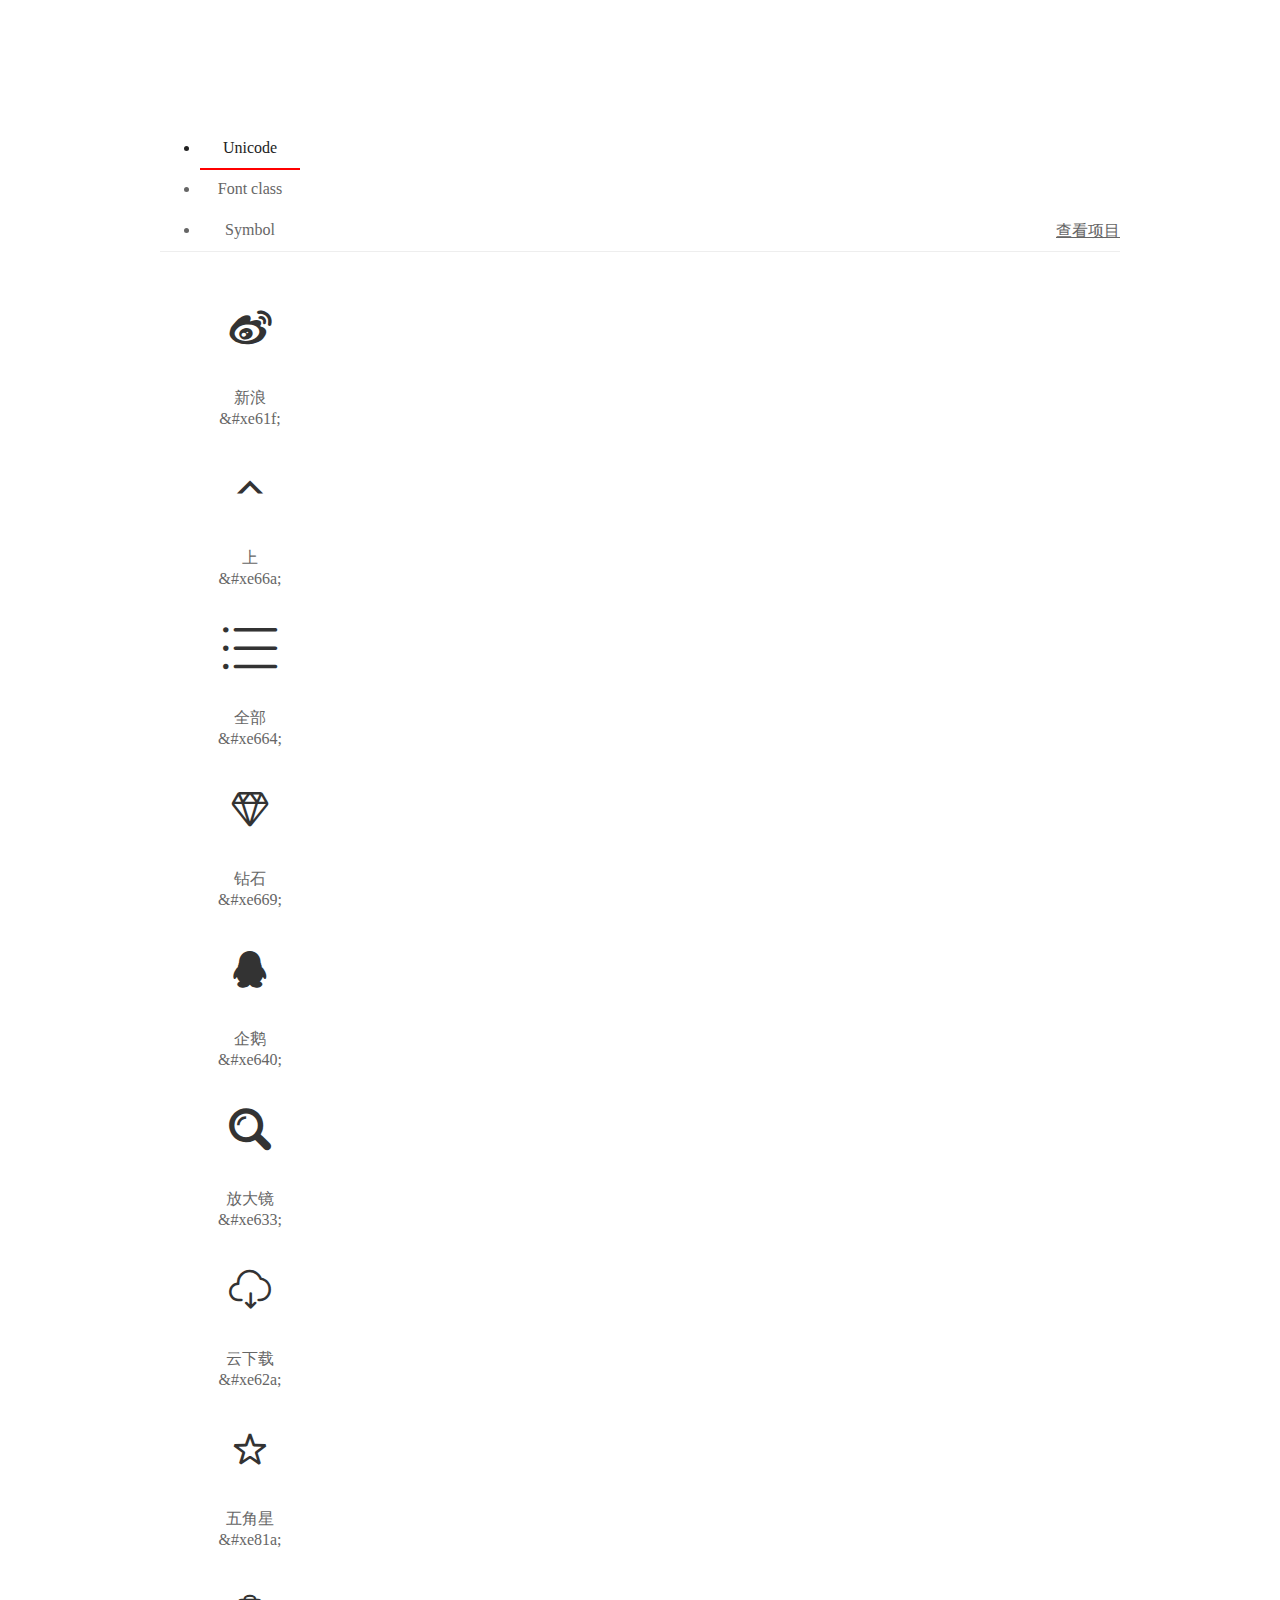
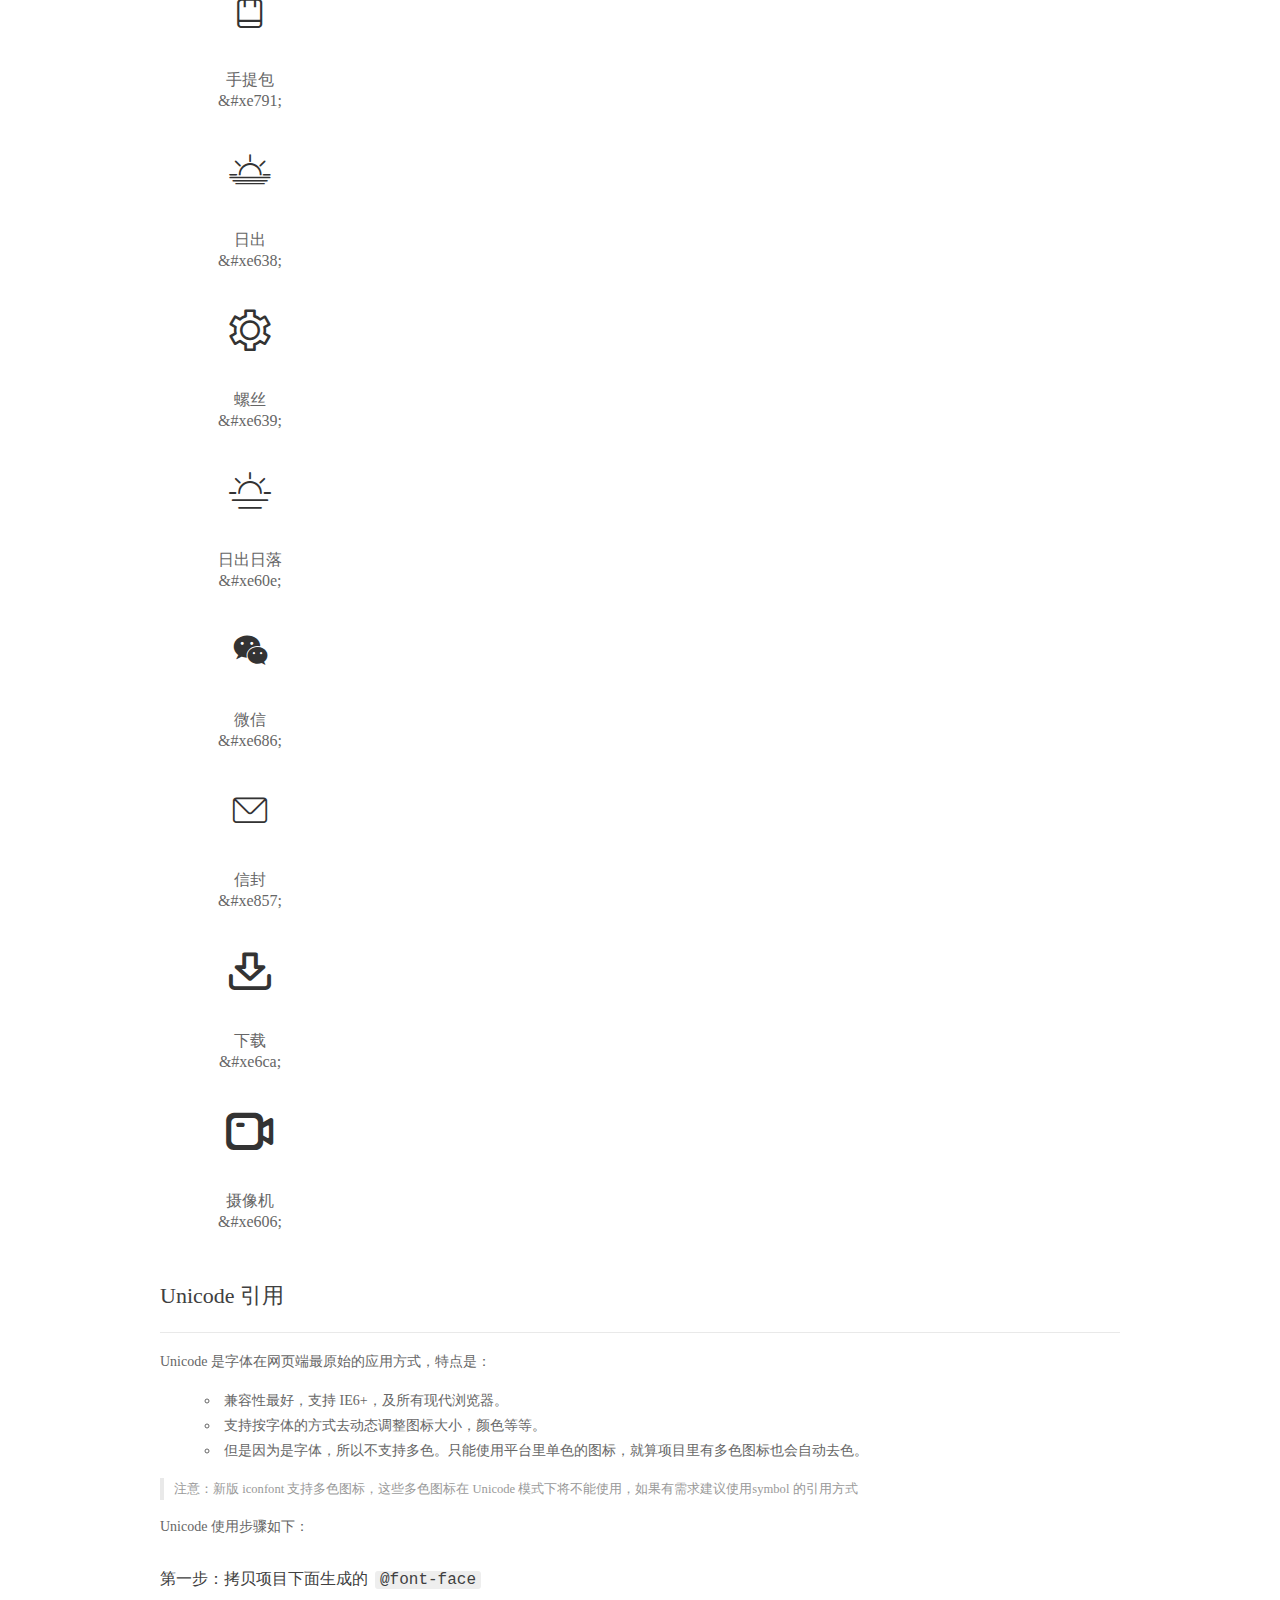
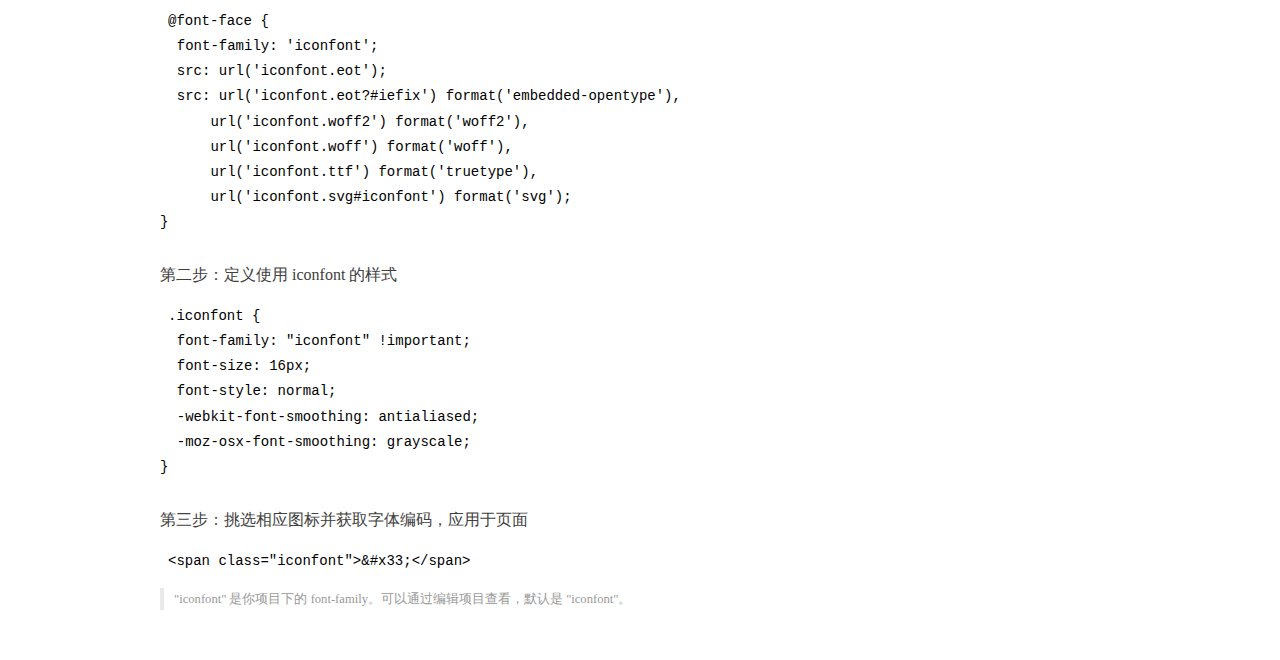
<file: icon_font/demo_index.html>
<!DOCTYPE html>
<html>
<head>
  <meta charset="utf-8"/>
  <title>IconFont Demo</title>
  <link rel="shortcut icon" href="https://gtms04.alicdn.com/tps/i4/TB1_oz6GVXXXXaFXpXXJDFnIXXX-64-64.ico" type="image/x-icon"/>
  <link rel="stylesheet" href="https://g.alicdn.com/thx/cube/1.3.2/cube.min.css">
  <link rel="stylesheet" href="demo.css">
  <link rel="stylesheet" href="iconfont.css">
  <script src="iconfont.js"></script>
  <!-- jQuery -->
  <script src="https://a1.alicdn.com/oss/uploads/2018/12/26/7bfddb60-08e8-11e9-9b04-53e73bb6408b.js"></script>
  <!-- 代码高亮 -->
  <script src="https://a1.alicdn.com/oss/uploads/2018/12/26/a3f714d0-08e6-11e9-8a15-ebf944d7534c.js"></script>
</head>
<body>
  <div class="main">
    <h1 class="logo"><a href="https://www.iconfont.cn/" title="iconfont 首页" target="_blank">&#xe86b;</a></h1>
    <div class="nav-tabs">
      <ul id="tabs" class="dib-box">
        <li class="dib active"><span>Unicode</span></li>
        <li class="dib"><span>Font class</span></li>
        <li class="dib"><span>Symbol</span></li>
      </ul>
      
      <a href="https://www.iconfont.cn/manage/index?manage_type=myprojects&projectId=1579480" target="_blank" class="nav-more">查看项目</a>
      
    </div>
    <div class="tab-container">
      <div class="content unicode" style="display: block;">
          <ul class="icon_lists dib-box">
          
            <li class="dib">
              <span class="icon iconfont">&#xe61f;</span>
                <div class="name">新浪</div>
                <div class="code-name">&amp;#xe61f;</div>
              </li>
          
            <li class="dib">
              <span class="icon iconfont">&#xe66a;</span>
                <div class="name">上</div>
                <div class="code-name">&amp;#xe66a;</div>
              </li>
          
            <li class="dib">
              <span class="icon iconfont">&#xe664;</span>
                <div class="name">全部</div>
                <div class="code-name">&amp;#xe664;</div>
              </li>
          
            <li class="dib">
              <span class="icon iconfont">&#xe669;</span>
                <div class="name">钻石</div>
                <div class="code-name">&amp;#xe669;</div>
              </li>
          
            <li class="dib">
              <span class="icon iconfont">&#xe640;</span>
                <div class="name">企鹅</div>
                <div class="code-name">&amp;#xe640;</div>
              </li>
          
            <li class="dib">
              <span class="icon iconfont">&#xe633;</span>
                <div class="name">放大镜</div>
                <div class="code-name">&amp;#xe633;</div>
              </li>
          
            <li class="dib">
              <span class="icon iconfont">&#xe62a;</span>
                <div class="name">云下载</div>
                <div class="code-name">&amp;#xe62a;</div>
              </li>
          
            <li class="dib">
              <span class="icon iconfont">&#xe81a;</span>
                <div class="name">五角星</div>
                <div class="code-name">&amp;#xe81a;</div>
              </li>
          
            <li class="dib">
              <span class="icon iconfont">&#xe791;</span>
                <div class="name">手提包</div>
                <div class="code-name">&amp;#xe791;</div>
              </li>
          
            <li class="dib">
              <span class="icon iconfont">&#xe638;</span>
                <div class="name">日出</div>
                <div class="code-name">&amp;#xe638;</div>
              </li>
          
            <li class="dib">
              <span class="icon iconfont">&#xe639;</span>
                <div class="name">螺丝</div>
                <div class="code-name">&amp;#xe639;</div>
              </li>
          
            <li class="dib">
              <span class="icon iconfont">&#xe60e;</span>
                <div class="name">日出日落</div>
                <div class="code-name">&amp;#xe60e;</div>
              </li>
          
            <li class="dib">
              <span class="icon iconfont">&#xe686;</span>
                <div class="name">微信</div>
                <div class="code-name">&amp;#xe686;</div>
              </li>
          
            <li class="dib">
              <span class="icon iconfont">&#xe857;</span>
                <div class="name">信封</div>
                <div class="code-name">&amp;#xe857;</div>
              </li>
          
            <li class="dib">
              <span class="icon iconfont">&#xe6ca;</span>
                <div class="name">下载</div>
                <div class="code-name">&amp;#xe6ca;</div>
              </li>
          
            <li class="dib">
              <span class="icon iconfont">&#xe606;</span>
                <div class="name">摄像机</div>
                <div class="code-name">&amp;#xe606;</div>
              </li>
          
          </ul>
          <div class="article markdown">
          <h2 id="unicode-">Unicode 引用</h2>
          <hr>

          <p>Unicode 是字体在网页端最原始的应用方式，特点是：</p>
          <ul>
            <li>兼容性最好，支持 IE6+，及所有现代浏览器。</li>
            <li>支持按字体的方式去动态调整图标大小，颜色等等。</li>
            <li>但是因为是字体，所以不支持多色。只能使用平台里单色的图标，就算项目里有多色图标也会自动去色。</li>
          </ul>
          <blockquote>
            <p>注意：新版 iconfont 支持多色图标，这些多色图标在 Unicode 模式下将不能使用，如果有需求建议使用symbol 的引用方式</p>
          </blockquote>
          <p>Unicode 使用步骤如下：</p>
          <h3 id="-font-face">第一步：拷贝项目下面生成的 <code>@font-face</code></h3>
<pre><code class="language-css"
>@font-face {
  font-family: 'iconfont';
  src: url('iconfont.eot');
  src: url('iconfont.eot?#iefix') format('embedded-opentype'),
      url('iconfont.woff2') format('woff2'),
      url('iconfont.woff') format('woff'),
      url('iconfont.ttf') format('truetype'),
      url('iconfont.svg#iconfont') format('svg');
}
</code></pre>
          <h3 id="-iconfont-">第二步：定义使用 iconfont 的样式</h3>
<pre><code class="language-css"
>.iconfont {
  font-family: "iconfont" !important;
  font-size: 16px;
  font-style: normal;
  -webkit-font-smoothing: antialiased;
  -moz-osx-font-smoothing: grayscale;
}
</code></pre>
          <h3 id="-">第三步：挑选相应图标并获取字体编码，应用于页面</h3>
<pre>
<code class="language-html"
>&lt;span class="iconfont"&gt;&amp;#x33;&lt;/span&gt;
</code></pre>
          <blockquote>
            <p>"iconfont" 是你项目下的 font-family。可以通过编辑项目查看，默认是 "iconfont"。</p>
          </blockquote>
          </div>
      </div>
      <div class="content font-class">
        <ul class="icon_lists dib-box">
          
          <li class="dib">
            <span class="icon iconfont icon-tubiao214"></span>
            <div class="name">
              新浪
            </div>
            <div class="code-name">.icon-tubiao214
            </div>
          </li>
          
          <li class="dib">
            <span class="icon iconfont icon-icon-arrow-top"></span>
            <div class="name">
              上
            </div>
            <div class="code-name">.icon-icon-arrow-top
            </div>
          </li>
          
          <li class="dib">
            <span class="icon iconfont icon-quanbu"></span>
            <div class="name">
              全部
            </div>
            <div class="code-name">.icon-quanbu
            </div>
          </li>
          
          <li class="dib">
            <span class="icon iconfont icon-zuanshi"></span>
            <div class="name">
              钻石
            </div>
            <div class="code-name">.icon-zuanshi
            </div>
          </li>
          
          <li class="dib">
            <span class="icon iconfont icon-qie"></span>
            <div class="name">
              企鹅
            </div>
            <div class="code-name">.icon-qie
            </div>
          </li>
          
          <li class="dib">
            <span class="icon iconfont icon-fangdajing"></span>
            <div class="name">
              放大镜
            </div>
            <div class="code-name">.icon-fangdajing
            </div>
          </li>
          
          <li class="dib">
            <span class="icon iconfont icon-yunxiazai"></span>
            <div class="name">
              云下载
            </div>
            <div class="code-name">.icon-yunxiazai
            </div>
          </li>
          
          <li class="dib">
            <span class="icon iconfont icon-star"></span>
            <div class="name">
              五角星
            </div>
            <div class="code-name">.icon-star
            </div>
          </li>
          
          <li class="dib">
            <span class="icon iconfont icon-icon--"></span>
            <div class="name">
              手提包
            </div>
            <div class="code-name">.icon-icon--
            </div>
          </li>
          
          <li class="dib">
            <span class="icon iconfont icon-richu"></span>
            <div class="name">
              日出
            </div>
            <div class="code-name">.icon-richu
            </div>
          </li>
          
          <li class="dib">
            <span class="icon iconfont icon-luosi"></span>
            <div class="name">
              螺丝
            </div>
            <div class="code-name">.icon-luosi
            </div>
          </li>
          
          <li class="dib">
            <span class="icon iconfont icon-richurila"></span>
            <div class="name">
              日出日落
            </div>
            <div class="code-name">.icon-richurila
            </div>
          </li>
          
          <li class="dib">
            <span class="icon iconfont icon-weixin"></span>
            <div class="name">
              微信
            </div>
            <div class="code-name">.icon-weixin
            </div>
          </li>
          
          <li class="dib">
            <span class="icon iconfont icon-xinfeng"></span>
            <div class="name">
              信封
            </div>
            <div class="code-name">.icon-xinfeng
            </div>
          </li>
          
          <li class="dib">
            <span class="icon iconfont icon-xiazai"></span>
            <div class="name">
              下载
            </div>
            <div class="code-name">.icon-xiazai
            </div>
          </li>
          
          <li class="dib">
            <span class="icon iconfont icon-shexiangji"></span>
            <div class="name">
              摄像机
            </div>
            <div class="code-name">.icon-shexiangji
            </div>
          </li>
          
        </ul>
        <div class="article markdown">
        <h2 id="font-class-">font-class 引用</h2>
        <hr>

        <p>font-class 是 Unicode 使用方式的一种变种，主要是解决 Unicode 书写不直观，语意不明确的问题。</p>
        <p>与 Unicode 使用方式相比，具有如下特点：</p>
        <ul>
          <li>兼容性良好，支持 IE8+，及所有现代浏览器。</li>
          <li>相比于 Unicode 语意明确，书写更直观。可以很容易分辨这个 icon 是什么。</li>
          <li>因为使用 class 来定义图标，所以当要替换图标时，只需要修改 class 里面的 Unicode 引用。</li>
          <li>不过因为本质上还是使用的字体，所以多色图标还是不支持的。</li>
        </ul>
        <p>使用步骤如下：</p>
        <h3 id="-fontclass-">第一步：引入项目下面生成的 fontclass 代码：</h3>
<pre><code class="language-html">&lt;link rel="stylesheet" href="./iconfont.css"&gt;
</code></pre>
        <h3 id="-">第二步：挑选相应图标并获取类名，应用于页面：</h3>
<pre><code class="language-html">&lt;span class="iconfont icon-xxx"&gt;&lt;/span&gt;
</code></pre>
        <blockquote>
          <p>"
            iconfont" 是你项目下的 font-family。可以通过编辑项目查看，默认是 "iconfont"。</p>
        </blockquote>
      </div>
      </div>
      <div class="content symbol">
          <ul class="icon_lists dib-box">
          
            <li class="dib">
                <svg class="icon svg-icon" aria-hidden="true">
                  <use xlink:href="#icon-tubiao214"></use>
                </svg>
                <div class="name">新浪</div>
                <div class="code-name">#icon-tubiao214</div>
            </li>
          
            <li class="dib">
                <svg class="icon svg-icon" aria-hidden="true">
                  <use xlink:href="#icon-icon-arrow-top"></use>
                </svg>
                <div class="name">上</div>
                <div class="code-name">#icon-icon-arrow-top</div>
            </li>
          
            <li class="dib">
                <svg class="icon svg-icon" aria-hidden="true">
                  <use xlink:href="#icon-quanbu"></use>
                </svg>
                <div class="name">全部</div>
                <div class="code-name">#icon-quanbu</div>
            </li>
          
            <li class="dib">
                <svg class="icon svg-icon" aria-hidden="true">
                  <use xlink:href="#icon-zuanshi"></use>
                </svg>
                <div class="name">钻石</div>
                <div class="code-name">#icon-zuanshi</div>
            </li>
          
            <li class="dib">
                <svg class="icon svg-icon" aria-hidden="true">
                  <use xlink:href="#icon-qie"></use>
                </svg>
                <div class="name">企鹅</div>
                <div class="code-name">#icon-qie</div>
            </li>
          
            <li class="dib">
                <svg class="icon svg-icon" aria-hidden="true">
                  <use xlink:href="#icon-fangdajing"></use>
                </svg>
                <div class="name">放大镜</div>
                <div class="code-name">#icon-fangdajing</div>
            </li>
          
            <li class="dib">
                <svg class="icon svg-icon" aria-hidden="true">
                  <use xlink:href="#icon-yunxiazai"></use>
                </svg>
                <div class="name">云下载</div>
                <div class="code-name">#icon-yunxiazai</div>
            </li>
          
            <li class="dib">
                <svg class="icon svg-icon" aria-hidden="true">
                  <use xlink:href="#icon-star"></use>
                </svg>
                <div class="name">五角星</div>
                <div class="code-name">#icon-star</div>
            </li>
          
            <li class="dib">
                <svg class="icon svg-icon" aria-hidden="true">
                  <use xlink:href="#icon-icon--"></use>
                </svg>
                <div class="name">手提包</div>
                <div class="code-name">#icon-icon--</div>
            </li>
          
            <li class="dib">
                <svg class="icon svg-icon" aria-hidden="true">
                  <use xlink:href="#icon-richu"></use>
                </svg>
                <div class="name">日出</div>
                <div class="code-name">#icon-richu</div>
            </li>
          
            <li class="dib">
                <svg class="icon svg-icon" aria-hidden="true">
                  <use xlink:href="#icon-luosi"></use>
                </svg>
                <div class="name">螺丝</div>
                <div class="code-name">#icon-luosi</div>
            </li>
          
            <li class="dib">
                <svg class="icon svg-icon" aria-hidden="true">
                  <use xlink:href="#icon-richurila"></use>
                </svg>
                <div class="name">日出日落</div>
                <div class="code-name">#icon-richurila</div>
            </li>
          
            <li class="dib">
                <svg class="icon svg-icon" aria-hidden="true">
                  <use xlink:href="#icon-weixin"></use>
                </svg>
                <div class="name">微信</div>
                <div class="code-name">#icon-weixin</div>
            </li>
          
            <li class="dib">
                <svg class="icon svg-icon" aria-hidden="true">
                  <use xlink:href="#icon-xinfeng"></use>
                </svg>
                <div class="name">信封</div>
                <div class="code-name">#icon-xinfeng</div>
            </li>
          
            <li class="dib">
                <svg class="icon svg-icon" aria-hidden="true">
                  <use xlink:href="#icon-xiazai"></use>
                </svg>
                <div class="name">下载</div>
                <div class="code-name">#icon-xiazai</div>
            </li>
          
            <li class="dib">
                <svg class="icon svg-icon" aria-hidden="true">
                  <use xlink:href="#icon-shexiangji"></use>
                </svg>
                <div class="name">摄像机</div>
                <div class="code-name">#icon-shexiangji</div>
            </li>
          
          </ul>
          <div class="article markdown">
          <h2 id="symbol-">Symbol 引用</h2>
          <hr>

          <p>这是一种全新的使用方式，应该说这才是未来的主流，也是平台目前推荐的用法。相关介绍可以参考这篇<a href="">文章</a>
            这种用法其实是做了一个 SVG 的集合，与另外两种相比具有如下特点：</p>
          <ul>
            <li>支持多色图标了，不再受单色限制。</li>
            <li>通过一些技巧，支持像字体那样，通过 <code>font-size</code>, <code>color</code> 来调整样式。</li>
            <li>兼容性较差，支持 IE9+，及现代浏览器。</li>
            <li>浏览器渲染 SVG 的性能一般，还不如 png。</li>
          </ul>
          <p>使用步骤如下：</p>
          <h3 id="-symbol-">第一步：引入项目下面生成的 symbol 代码：</h3>
<pre><code class="language-html">&lt;script src="./iconfont.js"&gt;&lt;/script&gt;
</code></pre>
          <h3 id="-css-">第二步：加入通用 CSS 代码（引入一次就行）：</h3>
<pre><code class="language-html">&lt;style&gt;
.icon {
  width: 1em;
  height: 1em;
  vertical-align: -0.15em;
  fill: currentColor;
  overflow: hidden;
}
&lt;/style&gt;
</code></pre>
          <h3 id="-">第三步：挑选相应图标并获取类名，应用于页面：</h3>
<pre><code class="language-html">&lt;svg class="icon" aria-hidden="true"&gt;
  &lt;use xlink:href="#icon-xxx"&gt;&lt;/use&gt;
&lt;/svg&gt;
</code></pre>
          </div>
      </div>

    </div>
  </div>
  <script>
  $(document).ready(function () {
      $('.tab-container .content:first').show()

      $('#tabs li').click(function (e) {
        var tabContent = $('.tab-container .content')
        var index = $(this).index()

        if ($(this).hasClass('active')) {
          return
        } else {
          $('#tabs li').removeClass('active')
          $(this).addClass('active')

          tabContent.hide().eq(index).fadeIn()
        }
      })
    })
  </script>
</body>
</html>
</file>
<file: icon_font/iconfont.css>
@font-face {font-family: "iconfont";
  src: url('iconfont.eot?t=1577770685106'); /* IE9 */
  src: url('iconfont.eot?t=1577770685106#iefix') format('embedded-opentype'), /* IE6-IE8 */
  url('[data-uri]') format('woff2'),
  url('iconfont.woff?t=1577770685106') format('woff'),
  url('iconfont.ttf?t=1577770685106') format('truetype'), /* chrome, firefox, opera, Safari, Android, iOS 4.2+ */
  url('iconfont.svg?t=1577770685106#iconfont') format('svg'); /* iOS 4.1- */
}

.iconfont {
  font-family: "iconfont" !important;
  font-size: 16px;
  font-style: normal;
  -webkit-font-smoothing: antialiased;
  -moz-osx-font-smoothing: grayscale;
}

.icon-tubiao214:before {
  content: "\e61f";
}

.icon-icon-arrow-top:before {
  content: "\e66a";
}

.icon-quanbu:before {
  content: "\e664";
}

.icon-zuanshi:before {
  content: "\e669";
}

.icon-qie:before {
  content: "\e640";
}

.icon-fangdajing:before {
  content: "\e633";
}

.icon-yunxiazai:before {
  content: "\e62a";
}

.icon-star:before {
  content: "\e81a";
}

.icon-icon--:before {
  content: "\e791";
}

.icon-richu:before {
  content: "\e638";
}

.icon-luosi:before {
  content: "\e639";
}

.icon-richurila:before {
  content: "\e60e";
}

.icon-weixin:before {
  content: "\e686";
}

.icon-xinfeng:before {
  content: "\e857";
}

.icon-xiazai:before {
  content: "\e6ca";
}

.icon-shexiangji:before {
  content: "\e606";
}
</file>
<file: index.css>
body,
ul,
li,
a {
  padding: 0;
  margin: 0;
  text-decoration: none;
  list-style: none;
}
html,
body {
    height: 1800px;
  font: 14px/1.5 "PingFang SC", "微软雅黑", "Microsoft YaHei", Helvetica, "Helvetica Neue", Tahoma, Arial, sans-serif;
  color: #1c1f21;
  
  background-color: #f8fafc;
}
a:link,
a:visited {
  color: #1c1f21;
}

a:hover,
a:active {
  color: #1c1f21;
}
.clearfix:after {
  content: "\0020";
  display: block;
  height: 0;
  clear: both;
  visibility: hidden;
}

.clearfix {
  *zoom: 1;
}

.text-ellipsis {
  overflow: hidden;
  text-overflow: ellipsis;
  white-space: nowrap;
}
.topbar{
    position: relative;
   width: 100%;
    box-shadow: 0 3px 6px 0 rgba(67,67,67,.14);
    background: #fff;
}
.topbar.fixed{
    position: fixed;
    top: 0;
    left: 0;
    z-index: 99;
}
.topbar .topbar-container{
    width: 1200px;
    margin: 0 auto;
    background: #fff;
    
}
.topbar .topbar-header{
    width:100%;
    height: 64px;
    margin: 0 auto;
}
.topbar .topbar-logo{
    float: left;
    display: block;
    margin-top: 14px;
}
.topbar .topbar-logo .max{
    width: 108px;
}
.topbar .topbar-logo .min{
    width: 30px;
    display: none;
}
.topbar .topbar-search{
    float: left;
    width: 642px;
    height: 44px;
    margin: 10px 0 0 57px;
    border-radius: 8px;
}
.topbar .search-header{
    float: left;
    height: 100%;
    width: 86px;
    box-sizing: border-box;
    line-height: 44px;
    text-align: center;
    border: 1px solid #e5e5e5;
    border-radius: 8px 0 0 8px;
    cursor: pointer;
}
.topbar .search-header .search-cat{
    color: #9c9c9c;
    font-size: 12px;
}
.topbar .search-header .search-cat .cat-name{
    font-style: normal;
}
.topbar .search-header .search-cat .icon{
    font-style: normal;
    font-weight: 600;
    font-size: 12px;
}
.topbar .search-input{
    float: left;
    width: calc(100% - 86px - 84px);
    height: 100%;
    box-sizing: border-box;
    border: 0;
    outline: 0;
    border-top: 1px solid #e5e5e5;
    border-bottom: 1px solid #e5e5e5;
    font-size: 12px;
    text-indent: 14px;
    color: #9c9c9c;
    padding-left: 12px;
   
}
.topbar .search-btn{
    float: left;
    width: 84px;
    height: 100%;
    border-radius: 0 8px 8px 0;
    background: linear-gradient(to right,#32e696,#00BE6E);
    border: 0;
    color: #fff;
    outline: 0;
    cursor: pointer;
    font-size: 26px;
}
.topbar .search-btn:hover{
    box-shadow: 0 2px 8px 0 rgba(0,0,0,.15);
}
.topbar .topbar-info{
    float: right;
    height: 100%;
    
}
.topbar .topbar-info .info-item{
    float: left;
    height: 50px;
    padding-top: 14px;
    margin-left: 16px;
    
}
.topbar .topbar-info .info-item a{
    display: block;
    color: #666;
}
.topbar .topbar-info .info-item .icon{
    display: block;
    height: 20px;
    line-height: 20px;
    text-align: center;
    font-size: 18px;
    color: #bfbfbf;
}
.topbar .topbar-info .info-item .qy{
    height: 20px;
}
.topbar .topbar-info .info-item .qy img{
    width: 18px;
}
.topbar .topbar-info .info-item .text{
    font-size: 12px;
    color: rgba(0, 0, 0, 0.45);
    transition: all .2s ease;
}
.topbar .topbar-info .info-login{
    position: relative;
    float: left;
    padding-top: 20px;
    margin-left: 14px;
}
.topbar .topbar-info .info-login .freevip{
    position: absolute;
    top: 8px;
    width: 64px;
    height: 18px;
    font-size: 12px;
    color: #fff;
    font-weight: 700;
    text-align: center;
    line-height: 18px;
    background: #00BE6E;
    border-radius: 4px 0;
}
.topbar .topbar-info .login{
width:90px;
height: 30px;
border: 1px solid #00BE6E;
box-sizing: border-box;
border-radius: 4px;
line-height: 30px;
text-align: center;
}
.topbar .topbar-info .login a{
    float: left;
    display: block;
    font-size: 14px;
    color: #00BE6E;
    width: 50%;
    box-sizing: border-box;
    height: 18px;
    line-height: 18px;
    padding: 0 4px;
    margin:5px 0 ;
}
.topbar .topbar-info .login a:nth-child(1){
    border-right: 1px solid #00BE6E;
}
.topbar .topbar-nav{
    width: 100%;
    height: 44px;
    margin: 0 auto;
}
.topbar.fixed .topbar-nav{
    display: none;
}
.topbar .topbar-nav .nav-list{
    width: 100%;
    text-align: center;
    height: 100%;
    line-height: 44px;
    font-size: 0;
}
.topbar .topbar-nav .nav-item{
    position: relative;
    display: inline-block;
    margin-left: 35px;
    height: 100%;
    
}
.topbar .topbar-nav .nav-item:nth-last-child(){
    margin-right: 0;
}
.topbar .topbar-nav .nav-item a{
    display: inline-block;
    font-size: 14px;
    color: rgb(102, 102, 102);
    transition: all 0.3s;
}
.topbar .topbar-nav .nav-item a:nth-child(2){
    position: relative;
    margin-left: 10px;
}
.topbar .topbar-nav .nav-item a:nth-child(2)::before{
    content: "";
    position: absolute;
    top: 15px;
    left: -5px;
    width: 1px;
    height: 14px;
    background: rgb(102, 102, 102);
}
.topbar .topbar-nav .nav-item::before{
    content: "";
    display: block;
    position: absolute;
    bottom: 0;
    left: 0;
    right: 0;
    width: 0;
    margin: 0 auto;
    height: 2px;
    background: #00BE6E;
    transition: width 0.3s;
}
.topbar .topbar-nav .nav-item:hover::before{
width: 100%;
}
.topbar .topbar-nav .nav-item:hover a{
    color: #00BE6E;
}
.topbar .topbar-nav .nav-item:hover a:nth-child(2)::before{
    background: #00BE6E;
}

.banner-box{
    position: relative;
    width: 100%;
    height: 340px;
}
.banner-box .banner-slide{
    position: relative;
    width: 100%;
    height: 100%;
    overflow: hidden;
}
.banner-box .slide-img{
    position: absolute;
    display: none;
    top: 0;
    left: 0;
    width: 100%;
    height: 100%;
}
.banner-box .slide-img.active{
   
}
.banner-box .slide-img a{
    display: block;
    max-width: 1680px;
    margin: 0 auto;
    height: 100%;
    
    background-size: cover;
    background-position: center;
}
.banner-box .banner-stress{
    position: absolute;
    width: 56px;
    height: 26px;
    font-size: 14px;
    background-color: rgba(0, 0, 0, 0.6);
    border-radius: 4px;
    top:32px;
    left: 16px;
    text-align: center;
    line-height: 26px;
    color: #fff;
    cursor: default;
}
.banner-box .banner-point{
    font-size: 0;
    position: absolute;
    height: 32px;
    bottom: 8px;
    background: linear-gradient(270deg,rgba(0,0,0,0) 0,rgba(0,0,0,.24) 28%,rgba(0,0,0,.14) 77%,rgba(0,0,0,0) 100%);
    left: 0;
    right: 0;
    max-width: 1200px;
    margin: 0 auto;
}
.banner-box .banner-point a{
    display: inline-block;
    color: #666;
    font-size: 12px;
    font-weight: 400;
    padding: 0 16px;
    height: 100%;
    width: 150px;
    box-sizing: border-box;
    line-height: 32px;
    overflow: hidden;
    white-space: nowrap;
    text-overflow: ellipsis;
}
.banner-box .banner-point a.active{
    color: #fff;
}
.banner-box .banner-tip{
    position: absolute;
    top: 0;
    right: 12px;
    width: 268px;
    height: 63px;
}
.banner-box .banner-tip a{
    display: block;
    height: 100%;
    background: url(./img/commercial1.png);
    background-repeat: no-repeat;
    background-position: center;
    background-size: cover;
}

.content-floor{
    margin: 33px 0 60px 0;
}
.content-floor .floor-container{
    width: 1200px;
    margin: 0 auto;
}
.content-floor .floor-header{
    position: relative;
    padding: 4px 12px;
}
.content-floor .floor-header .title{
    display: inline-block;
    font-size: 24px;
    color: rgba(0, 0, 0, 0.65);
    vertical-align: middle;
    line-height: 33px;
    height: 33px;
}
.content-floor .floor-header a:hover .title{
    color: #00BE6E;
}
.content-floor .floor-header .desc{
    display: inline-block;
    font-size: 14px;
    color: rgba(0, 0, 0, 0.65);
    vertical-align: middle;
    line-height: 33px;
    height: 33px;;
}
.content-floor .floor-header .more{
    display: inline-block;
    height: 33px;
    line-height: 33px;
    font-size: 14px;
    color: #888;
    margin-left: 47px;
}
.content-floor .floor-header .more .arrow{
    font-style: normal;
    vertical-align: middle;
    display: inline-block;
    transform-origin: center center;
    font-size: 14px;
}
.content-floor .floor-header .more:hover{
    color: #00BE6E;
}
.content-floor .floor-header .more:hover .arrow{
    animation-name: shake;
    animation-duration: 0.8s;
    animation-iteration-count: infinite;
    animation-timing-function: ease-in-out;
}
@keyframes shake{
    from{
        transform: translateX(0);
        font-size: 14px;
    }
    to{
        transform: translateX(3px);
        font-size: 25px;
    }
}
.content-floor .floor-header .setting{
    display: inline-block;
    position: absolute;
    right: 12px;
    height: 33px;
    line-height: 33px;
    font-size: 14px;
    color: rgba(0, 0, 0, 0.65);
    padding: 0 4px;
    border-radius: 2px;
}
.content-floor .floor-header .setting .icon{
    font-weight: 600;
    margin-right: 8px;
    vertical-align: baseline;
}
.content-floor .floor-header .setting:hover{
    color: #00BE6E;
    background: #f2f2f2;
}

.content-floor .floor-list{
    margin: 12px 0 0 0;
}
.content-floor .content-item{
    float: left;
    box-sizing: border-box;
    width: 276px;
    height: 196px;
    margin: 12px;
    padding: 6px;
    background: linear-gradient(315deg,#fff 0,#cfeddc 100%);
    border-radius: 8px;
    cursor: pointer;
}
.content-floor .content-item .img-box{
    width: 138px;
    height: 184px;
    float: left;
    margin-right: 12px;
}
.content-floor .content-item .img-box img{
    width: 100%;
    height: 100%;
    border-radius: 8px;
    
}
.content-floor .content-item .text-box{
    position: relative;
    float: left;
    width: 114px;
    height: 100%; 
}
.content-floor .content-item .text-box .month{
    position: absolute;
    width: 100%;
    left: 50%;
    transform: translateX(-50%);
    font-size: 40px;
    font-weight: 300;
    color: rgba(181, 197, 193, 0.3);
    height: 48px;
    line-height: 48px;
    text-align: center;
}
.content-floor .content-item .text-box .logo{
    width: 54px;
    height: 54px;
    margin: 50px auto 0;
    background-repeat: no-repeat;
    background-size: contain;
    background-position: center;
    text-align: center;
    font-size: 24px;
    color: rgba(181, 197, 193, 0.9);
    line-height: 65px;
}
.content-floor .content-item .text-box .title{
    font-size: 16px;
    color: #666;
    text-align: center;
    font-weight: 400;
    margin: 10px 0 0 0;
}
.content-floor .content-item .text-box .time{
    font-size: 12px;
    color: #969696;
    text-align: center;
    font-weight: 400;
    margin: 4px 0 0 0;
}

.content-floor .ul-list{
    display: inline-block;
    margin-left: 51px;
}
.content-floor .ul-list li{
    position: relative;
    display: inline-block;
    margin-right:30px ;
}
.content-floor .ul-list li a{
    display: block;
    color: #888;
    font-size: 14px;
    height: 32px;
    line-height: 32px;
}
.content-floor .ul-list li.active a{
    color: #00BE6E;
}
.content-floor .ul-list li.active::after{
    content: "";
    display: block;
    position: absolute;
    bottom: 0;
    left: calc(50% - 12px);
    width: 24px;
    height: 2px;
    background: #01b36e;
}
.content-floor .ul-list li a:hover{
    color: #00BE6E;
}

.content-floor .pic-list{
    margin-top: 12px;
}
.pic-floor .pic-item{
    float: left;
    width: 292px;
    height: 408px;
    box-sizing: border-box;
    border-radius: 8px;
    cursor: pointer;
    margin: 0 8px 16px 0;
    box-sizing: border-box;
}
.pic-floor .pic-item a{

}
.pic-floor .img-box{
    position: relative;
    box-sizing: border-box;
    width: 276px;
    height: 368px;
    margin: 0 auto;
    margin-top: 8px;
    border-radius: 8px;
    overflow: hidden;
    background: linear-gradient(315deg,#fff 0,#cfeddc 100%);
}
.pic-floor .img-box img{
    position: absolute;
    width: 100%;
    left: 50%;
    top: 50%;
    transform: translate(-50%,-50%);
}
.pic-floor .img-box .is-business{
    position: absolute;
    display: block;
    width: 24px;
    height: 24px;
    top: 8px;
    left: 8px;
    background-image: url(./img/is-business.png);
    background-repeat: no-repeat;
    background-size: contain;
    background-position: center;
}
.pic-floor .img-box .img-mask{
    display: none;
    position: absolute;
    top: 0;
    left: 0;
    width: 100%;
    height: 100%;
    background: rgba(0, 0, 0, 0.25);
}
.pic-floor .img-box .img-mask .star{
    position: absolute;
    top: 8px;
    right: 8px;
    display: block;
    width: 28px;
    height: 28px;
    background: #fff;
    border-radius: 4px;
    line-height: 28px;
    text-align: center;
    color:#979797 ;
    font-size: 22px;
}
.pic-floor .img-box .img-mask .star:hover{
    background-color: #edfff4;
    color: #00be6e;
}

.pic-floor .img-box .img-mask .btn{
    position: absolute;
    bottom: 38px;
    left: calc(50% - 80px);
   display: block;
   width: 160px;
   height: 42px;
   text-align: center;
   border-radius: 4px;
   background: linear-gradient(to right,#32e696,#00BE6E);
   border: none;
   outline: none;
   font-size: 14px;
   color: #fff;
   cursor: pointer;
}
.pic-floor .img-box .img-mask .btn:hover{
    box-shadow: 0 2px 8px 0 rgba(0,0,0,.15);
}
.pic-floor .img-box .img-mask .btn i{
    font-style: normal;
    margin-right: 2px;
}
.pic-floor .text-box{
    position: relative;
    height: 32px;
    line-height: 32px;
    padding-left: 8px;
    padding-right: 8px;
    box-sizing: border-box;
}
.pic-floor .text-box .pic-type{
    float: left;
    display: block;
    width: 34px;
    height: 21px;
    line-height: 21px;
    font-size: 12px;
    border-radius: 4px;
    text-align: center;
    margin-top: 6px;
    margin-right: 5px;
    background: #fff;
}
.pic-floor .text-box .is-jx{
    color: #00BE6E;
    border: 1px solid #00BE6E;
}
.pic-floor .text-box .is-jc{
    color: #ff9628;
    border: 1px solid #ff9628;
}
.pic-floor .text-box .pic-title{
    float: left;
    font-size: 12px;
    color: rgba(0, 0, 0, 0.6);
    font-family: MicroscoftYaHei;
    width: 190px;
    height: 32px;
    line-height: 32px;
}
.pic-floor .text-box .pic-more{
    display: none;
    position: absolute;
    top: 8px;
    right: 8px;
    font-size: 18px;
    font-weight: 700;
    color: #b6b6b6;
    border-radius: 4px;
   height: 16px;
   line-height: 5px;
   width: 34px;
   text-align: center;
}
.pic-floor .text-box .pic-more:hover{
    background-color: #e5e5e5;
}

.pic-floor .pic-item:hover{
    background: #eee;
}
.pic-floor .pic-item:hover .is-business{
    display: none;
}
.pic-floor .pic-item:hover .img-mask{
    display: block;
}
.pic-floor .pic-item:hover .text-box .pic-type{
    border: 1px solid #fff;
}
.pic-floor .pic-item:hover .text-box .pic-more{
    display: block;
}

.trend-item{
    float: left;
    width: 276px;
    height: 245px;
    margin: 8px 12px 0 12px;
    box-sizing: border-box;
}
.trend-item a{
    display: block;
    border-radius: 8px;
    color: #666;
    overflow: hidden;
    height: 100%;
}
.trend-item .img-box{
    overflow: hidden;
    height: 184px;
}
.trend-item .img-box img{
    height: 100%;
    margin-left: -70px;
}
.trend-item .text-box{
    height: calc(100% - 184px);
    width: 90%;
}

.trend-item .text-box .title{
    font-size: 16px;
    font-weight: 400;
    color: #666;
    margin: 10px 0 6px;
}
.trend-item .text-box .cover{
    overflow: hidden;
}
.trend-item .text-box .type{
    display: block;
    font-size: 12px;
    font-weight: 400;
    color: #666;
}
.trend-item .text-box .desc{
    display: none;
    font-size: 12px;
    font-weight: 400;
    color: #666;
    transform: translateY(-100%);
}

.trend-item:hover .text-box .type{
    display: none;
}
.trend-item:hover .text-box .desc{
    display: block;
    animation: move-in 0.3s linear forwards;
}

@keyframes move-in{
    100%{
        transform: translate(0,0);
    }
}
.eval .eval-header{
    font-size: 24px;
    color: #666;
    height: 33px;
    line-height: 33px;
    text-align: center;
}
.eval .avatar{
    height: 66px;
    line-height: 62px;
    margin-top: 30px;
    text-align: center;
}
.eval .avatar li{
    position: relative;
    display: inline-block;
    width: 50px;
    height: 50px;
    border-radius: 50%;
    overflow: hidden;
    opacity: 0.5;
    margin: 0 5px;
    box-sizing: border-box;
    cursor: pointer;
}
.eval .avatar li.active{
    width: 64px;
    height: 64px;
    border: 2px solid #dadada;
    opacity: 1;
    vertical-align: -9px;
}
.eval .avatar li img{
    width: 50px;
    height: 50px;
    
}
.eval .avatar li.active img{
    width: 60px;
    height: 60px;
}
.eval .eval-text{
    margin-top: 30px;
    height: 130px;
}
.eval .eval-text li{
    display: none;
    text-align: center;
}
.eval .eval-text li.active{
    display: block;
}
.eval .eval-text p{
    margin: 0;
}
.eval .eval-text .desc{
    font-size: 18px;
    color: rgba(0, 0, 0, 0.43);
    line-height: 30px;
}
.eval .eval-text .logo{
    margin-top: 16px;
}
.eval .eval-text .logo img{
    height: 25px;
}
.eval .eval-text .logo .name{
    font-size: 14px;
    color: rgba(0, 0, 0, 0.43);
    display: block;
}

.company-container{
    width: 920px;
    margin: 0 auto;
}
.company-container .company-title{
    text-align: center;
    font-size: 24px;
    color: rgba(0, 0, 0, 0.65);
    height: 31px;
    line-height: 31px;
    margin-bottom: 20px;
}
.company-container .company-type{
    width: 718px;
    margin: 0 auto;
    height: 32px;
    line-height: 32px;
}
.company-container .company-type li{
    position: relative;
    float: left;
    font-size: 14px;
    color: #888;
    height: 100%;
    line-height: 32px;
    margin-right: 64px;
    cursor: pointer;
}
.company-container .company-type li:last-child{
    margin-right: 0;
}
.company-container .company-type li::before{
    width:0;
    content: "";
    display: block;
    position: absolute;
    bottom: 0;
    left: 0;
    right: 0;
    margin: 0 auto;
    height: 2px;
    background: #00BE6E;
    transition: width 0.3s;
}
.company-container .company-type li.active::before{
    width: 100%;
}
.company-container .company-slide{
    position: relative;
    width: 920px;
    height: 145px;
    margin: 26px auto 15px;
}
.company-container .company-list{
    position: absolute;
    display: none;
    height: 100%;
    margin-left: -115px;
}
.company-container .company-list.active{
    /* display: block; */
}
.company-container .company-list li{
    float: left;
    width: 143px;
    height: 49px;
   margin-bottom: 30px;
   margin-left: 115px;
}
.company-container .company-list li img{
    width: 100%;
    filter: grayscale(100%)
}
.company-container .company-list li img:hover{
    filter: grayscale(0%)
}

.company-container .more a{
    margin-left: 46%;
    display: inline-block;
    height: 33px;
    line-height: 33px;
    font-size: 14px;
    color: #888;
}
.company-container .more a:hover{
    color: #00BE6E;;
}
.company-container .more a span{
    font-style: normal;
    vertical-align: middle;
    display: inline-block;
    transform-origin: center center;
    font-size: 14px;
}
.company-container .more a:hover span{
    animation-name: shake;
    animation-duration: 0.8s;
    animation-iteration-count: infinite;
    animation-timing-function: ease-in-out;
}
.commercial{
    height: 271px;
    background: linear-gradient(to right bottom,rgb(173, 243, 240),rgb(240, 250, 249));
    width: 100%;
    font-size: 0;
    margin-top: 0;
}
.commercial a{
    position: relative;
    font-size: 14px;
    display: inline-block;
    width:50%;
    height: 100%;
    line-height: 271px;
    vertical-align: middle;
}
.commercial a img{
    position: absolute;
    top: 50%;
    transform: translateY(-50%);
}
.commercial a.right img{
    right: 0;
    width: 367px;
    height: 160px;
    margin-right: 78px;
}
.commercial a.left img{
    left: 0;
    width: 445px;
    height: 234px;
}

.application{
    
}
.application .header{
    line-height: 23px;
    text-align: center;
    font-size: 24px;
    color: #666;
}
.application .header span{
    display: inline-block;
    font-size: 14px;
    color: rgba(0, 0, 0, 0.43);
}
.application .application-list{
    margin-top: 38px;
    height: 93px;
}
.application .application-item{
    float: left;
    width: 400px;
    height: 100%;
    margin: 0 100px;
}
.application .application-item img{
    float: left;
    width: 86px;
    height: 92px;
    margin-right: 24px;
}
.application .application-item .title{
    font-size: 18px;
    color: rgba(0, 0, 0, 0.65);
    height: 25px;
}
.application .application-item .desc{
    font-size: 12px;
    color: rgba(0, 0, 0, 0.45);
    height: 17px;
    margin-top: 2px;
}
.application .application-item a{
    display: block;
    width: 90px;
    height: 36px;
    line-height: 36px;
    text-align: center;
    font-size: 12px;
    color: #fff;
    background: linear-gradient(to right,#32e696,#00be6e);
    margin-top: 12px;
    margin-left: 116px;
    border-radius: 4px;
}
.application .application-item a:hover{
    background: linear-gradient(to right,#32e6b0,#00be85);
    box-shadow: 0 2px 8px 0 rgba(0,0,0,.15);
}
.recommend .floor-container{
    padding: 0 37px;
    box-sizing: border-box;
}
.recommend .title{
    font-size: 14px;
    color: #333;
    cursor: pointer;
    
}
.recommend .title.active span{
    display: inline-block;
    transform: rotate(180deg);
}
.recommend .recommend-box{
    display: none;
}
.recommend .recommend-box.active{
    display: block;
}
.recommend .recommend-nav{
    padding-top: 15px;
}
.recommend .recommend-nav li{
    margin-right: 15px;
    float: left;
}
.recommend .recommend-nav a{
    font-size: 14px;
    color: #cbcaca;
    font-weight: 400;
}
.recommend .recommend-nav li.active a{
    color: #888;
}
.recommend .link-list{
    margin-top: 20px;
}
.recommend .link-list .link-item{
    display: none;
}
.recommend .link-list .link-item.active{
    display: block;
}
.recommend .link-list li{
    margin:0 15px 10px 0;
    float: left;
}
.recommend .link-list li a{
    color: #cbcaca;
    font-size: 14px;
}
.recommend .link-list li a:hover{
    color: #00BE6E;
}
.footer-floor{
    background-color: #f5f5f5;
    margin-bottom: 0;
}

.footer-floor .footer-header{
    padding-top: 30px;
    padding-left: 18px;
    height: 165px;
}
.footer-floor .footer-header dl{
    padding: 0;
    margin: 0;
    float: left;
    width: 160px;
}
.footer-floor .footer-header dt{
    font-size: 14px;
    color: #666;
    font-weight: 700;
    margin-bottom: 10px;
}
.footer-floor .footer-header dd{
    padding: 0;
    margin: 0;
}
.footer-floor .footer-header dd a{
    font-size: 12px;
    color: #888;
    line-height: 2;
}
.footer-floor .footer-header dd a:hover{
    color: #00BE6E;
}
.footer-floor .footer-header .service{
    float: right;
    width: 310px;
}
.footer-floor .footer-header .service .title{
    font-size: 18px;
    color: #666;
    font-weight: 700;
    margin-bottom: 15px;
}
.footer-floor .footer-header .service .mid{
    height: 40px;
    line-height: 40px;
    margin-bottom: 24px;
}
.footer-floor .footer-header .service .mid .click{
    float: left;
    display: block;
    height: 40px;
    width: 140px;
    background: linear-gradient(to right,#32e696,#00be6e);
    color: #fff;
    text-align: center;
    line-height: 40px;
    font-size: 16px;
    letter-spacing: 1px;
    border-radius: 4px;
}
.footer-floor .footer-header .service .mid .click:hover{
    background: linear-gradient(to right,#32e6b0,#00be85);
    box-shadow: 0 2px 8px 0 rgba(0,0,0,.15);
}

.footer-floor .footer-header .service .mid .click span{
    font-size: 20px;
    margin-right: 10px;
    vertical-align: middle;
}
.footer-floor .footer-header .service .mid .question{
    float: left;
    color: #00BE6E;
    font-size: 14px;
    margin-left: 20px;
}
.footer-floor .footer-header .service .mid .question:hover{
    text-decoration: underline;
}
.footer-floor .footer-header .service .email{
    font-size: 18px;
    color: #666;
}
.footer-floor .footer-header .service .email span{
    font-size: 26px;
    margin-right: 5px;
    vertical-align: middle;
}
.footer-floor .footer-mid{
    padding-left: 18px;
    height: 50px;
    line-height: 50px;
    margin-bottom: 10px;
}
.footer-floor .footer-mid .icon{
    display: inline-block;
}
.footer-floor .footer-mid .icon a{
    display: inline-block;
    margin-right: 20px;
    font-size: 25px;
    color: #999;
    vertical-align: middle;
}
.footer-floor .footer-mid .link{
    display: inline-block;
}
.footer-floor .footer-mid .link a{
    display: inline-block;
    font-size: 12px;
    color: #999;
    margin-right: 18px;
    vertical-align: middle;
}
.footer-floor .footer-bottom{
    padding-left: 18px;
    border-top: 1px solid #ccc;
    text-align: center;
    padding-bottom: 15px;
}
.footer-floor .footer-bottom p{
    font-size: 12px;
    color: #888;
    line-height: 20px;
    margin-top: 15px;
}
.footer-floor .footer-bottom .info a{
    color: #666;
}
.footer-floor .footer-bottom .info a img{
    height: 20px;
    vertical-align: middle;
}

.tally{
    position: fixed;
    bottom: 80px;
    right: 2px;
    display: none;
    width: 56px;  
}
.tally.active{
    display: block;
}
.tally a{
    display: block;
    margin-top: 15px;
    text-align: center;
    background: #f6f6f6;
    color: #747474;
    font-size: 12px;
    width: 54px;
    height: 50px;
    cursor: pointer;
    box-sizing: border-box;
    padding-top: 10px;
    border-radius: 4px;
    
}
.tally a:hover{
    background-color: #00BE6E;
    color: #fff;
}
.tally a i{
    display: block;
    font-style: normal;
    font-size: 30px;
    line-height: 20px;
}
</file>
<file: max1220px.css>
@media screen and (max-width: 1220px) {
  .topbar {
    min-width: 960px;
  }
  .topbar .topbar-container {
    width: 960px;
  }

  .topbar .topbar-logo .max {
    display: none;
  }
  .topbar .topbar-logo .min {
    display: block;
  }
  .topbar .topbar-search {
    width: 592px;
    margin-left: 32px;
  }
  .topbar .topbar-info .info-item .text {
    display: none;
  }
  .topbar .topbar-info .info-item .icon {
    margin-top: 10px;
  }
  .topbar .topbar-nav .nav-item a {
    font-size: 12px;
  }

  .banner-box {
    min-width: 960px;
    height: 260px;
  }
  .banner-box .banner-point a {
    width: 120px;
  }
  .content-floor {
    min-width: 960px;
  }
  .content-floor .floor-container {
    width: 960px;
  }
  .content-floor .content-item {
    width: 216px;
    height: 150px;
  }
  .content-floor .content-item .img-box {
    width: 112px;
    height: 138px;
  }
  .content-floor .content-item .text-box {
    width: 80px;
    height: 138px;
  }
  .content-floor .content-item .text-box .month {
    display: none;
  }
  .content-floor .content-item .text-box .logo {
    width: 50px;
    height: 50px;
    margin-top: 22px;
  }
  .content-floor .floor-header .desc {
    display: none;
  }

  .pic-floor .pic-item {
    width: 232px;
    height: 328px;
  }
  .pic-floor .img-box {
    width: 216px;
    height: 288px;
  }
  .pic-floor .text-box .pic-title {
    width: 130px;
  }

  .trend-item {
    width: 216px;
    height: 205px;
  }
  .trend-item .img-box{
    height: 144px;
}
  .trend-item .img-box img {
    margin-left: -55px ;
  }
  .commercial{
      min-width: 960px;
  }
  .application .application-item{
      margin: 0 40px;
  }







}
</file>
<file: icon_font/demo.css>
/* Logo 字体 */
@font-face {
  font-family: "iconfont logo";
  src: url('https://at.alicdn.com/t/font_985780_km7mi63cihi.eot?t=1545807318834');
  src: url('https://at.alicdn.com/t/font_985780_km7mi63cihi.eot?t=1545807318834#iefix') format('embedded-opentype'),
    url('https://at.alicdn.com/t/font_985780_km7mi63cihi.woff?t=1545807318834') format('woff'),
    url('https://at.alicdn.com/t/font_985780_km7mi63cihi.ttf?t=1545807318834') format('truetype'),
    url('https://at.alicdn.com/t/font_985780_km7mi63cihi.svg?t=1545807318834#iconfont') format('svg');
}

.logo {
  font-family: "iconfont logo";
  font-size: 160px;
  font-style: normal;
  -webkit-font-smoothing: antialiased;
  -moz-osx-font-smoothing: grayscale;
}

/* tabs */
.nav-tabs {
  position: relative;
}

.nav-tabs .nav-more {
  position: absolute;
  right: 0;
  bottom: 0;
  height: 42px;
  line-height: 42px;
  color: #666;
}

#tabs {
  border-bottom: 1px solid #eee;
}

#tabs li {
  cursor: pointer;
  width: 100px;
  height: 40px;
  line-height: 40px;
  text-align: center;
  font-size: 16px;
  border-bottom: 2px solid transparent;
  position: relative;
  z-index: 1;
  margin-bottom: -1px;
  color: #666;
}


#tabs .active {
  border-bottom-color: #f00;
  color: #222;
}

.tab-container .content {
  display: none;
}

/* 页面布局 */
.main {
  padding: 30px 100px;
  width: 960px;
  margin: 0 auto;
}

.main .logo {
  color: #333;
  text-align: left;
  margin-bottom: 30px;
  line-height: 1;
  height: 110px;
  margin-top: -50px;
  overflow: hidden;
  *zoom: 1;
}

.main .logo a {
  font-size: 160px;
  color: #333;
}

.helps {
  margin-top: 40px;
}

.helps pre {
  padding: 20px;
  margin: 10px 0;
  border: solid 1px #e7e1cd;
  background-color: #fffdef;
  overflow: auto;
}

.icon_lists {
  width: 100% !important;
  overflow: hidden;
  *zoom: 1;
}

.icon_lists li {
  width: 100px;
  margin-bottom: 10px;
  margin-right: 20px;
  text-align: center;
  list-style: none !important;
  cursor: default;
}

.icon_lists li .code-name {
  line-height: 1.2;
}

.icon_lists .icon {
  display: block;
  height: 100px;
  line-height: 100px;
  font-size: 42px;
  margin: 10px auto;
  color: #333;
  -webkit-transition: font-size 0.25s linear, width 0.25s linear;
  -moz-transition: font-size 0.25s linear, width 0.25s linear;
  transition: font-size 0.25s linear, width 0.25s linear;
}

.icon_lists .icon:hover {
  font-size: 100px;
}

.icon_lists .svg-icon {
  /* 通过设置 font-size 来改变图标大小 */
  width: 1em;
  /* 图标和文字相邻时，垂直对齐 */
  vertical-align: -0.15em;
  /* 通过设置 color 来改变 SVG 的颜色/fill */
  fill: currentColor;
  /* path 和 stroke 溢出 viewBox 部分在 IE 下会显示
      normalize.css 中也包含这行 */
  overflow: hidden;
}

.icon_lists li .name,
.icon_lists li .code-name {
  color: #666;
}

/* markdown 样式 */
.markdown {
  color: #666;
  font-size: 14px;
  line-height: 1.8;
}

.highlight {
  line-height: 1.5;
}

.markdown img {
  vertical-align: middle;
  max-width: 100%;
}

.markdown h1 {
  color: #404040;
  font-weight: 500;
  line-height: 40px;
  margin-bottom: 24px;
}

.markdown h2,
.markdown h3,
.markdown h4,
.markdown h5,
.markdown h6 {
  color: #404040;
  margin: 1.6em 0 0.6em 0;
  font-weight: 500;
  clear: both;
}

.markdown h1 {
  font-size: 28px;
}

.markdown h2 {
  font-size: 22px;
}

.markdown h3 {
  font-size: 16px;
}

.markdown h4 {
  font-size: 14px;
}

.markdown h5 {
  font-size: 12px;
}

.markdown h6 {
  font-size: 12px;
}

.markdown hr {
  height: 1px;
  border: 0;
  background: #e9e9e9;
  margin: 16px 0;
  clear: both;
}

.markdown p {
  margin: 1em 0;
}

.markdown>p,
.markdown>blockquote,
.markdown>.highlight,
.markdown>ol,
.markdown>ul {
  width: 80%;
}

.markdown ul>li {
  list-style: circle;
}

.markdown>ul li,
.markdown blockquote ul>li {
  margin-left: 20px;
  padding-left: 4px;
}

.markdown>ul li p,
.markdown>ol li p {
  margin: 0.6em 0;
}

.markdown ol>li {
  list-style: decimal;
}

.markdown>ol li,
.markdown blockquote ol>li {
  margin-left: 20px;
  padding-left: 4px;
}

.markdown code {
  margin: 0 3px;
  padding: 0 5px;
  background: #eee;
  border-radius: 3px;
}

.markdown strong,
.markdown b {
  font-weight: 600;
}

.markdown>table {
  border-collapse: collapse;
  border-spacing: 0px;
  empty-cells: show;
  border: 1px solid #e9e9e9;
  width: 95%;
  margin-bottom: 24px;
}

.markdown>table th {
  white-space: nowrap;
  color: #333;
  font-weight: 600;
}

.markdown>table th,
.markdown>table td {
  border: 1px solid #e9e9e9;
  padding: 8px 16px;
  text-align: left;
}

.markdown>table th {
  background: #F7F7F7;
}

.markdown blockquote {
  font-size: 90%;
  color: #999;
  border-left: 4px solid #e9e9e9;
  padding-left: 0.8em;
  margin: 1em 0;
}

.markdown blockquote p {
  margin: 0;
}

.markdown .anchor {
  opacity: 0;
  transition: opacity 0.3s ease;
  margin-left: 8px;
}

.markdown .waiting {
  color: #ccc;
}

.markdown h1:hover .anchor,
.markdown h2:hover .anchor,
.markdown h3:hover .anchor,
.markdown h4:hover .anchor,
.markdown h5:hover .anchor,
.markdown h6:hover .anchor {
  opacity: 1;
  display: inline-block;
}

.markdown>br,
.markdown>p>br {
  clear: both;
}


.hljs {
  display: block;
  background: white;
  padding: 0.5em;
  color: #333333;
  overflow-x: auto;
}

.hljs-comment,
.hljs-meta {
  color: #969896;
}

.hljs-string,
.hljs-variable,
.hljs-template-variable,
.hljs-strong,
.hljs-emphasis,
.hljs-quote {
  color: #df5000;
}

.hljs-keyword,
.hljs-selector-tag,
.hljs-type {
  color: #a71d5d;
}

.hljs-literal,
.hljs-symbol,
.hljs-bullet,
.hljs-attribute {
  color: #0086b3;
}

.hljs-section,
.hljs-name {
  color: #63a35c;
}

.hljs-tag {
  color: #333333;
}

.hljs-title,
.hljs-attr,
.hljs-selector-id,
.hljs-selector-class,
.hljs-selector-attr,
.hljs-selector-pseudo {
  color: #795da3;
}

.hljs-addition {
  color: #55a532;
  background-color: #eaffea;
}

.hljs-deletion {
  color: #bd2c00;
  background-color: #ffecec;
}

.hljs-link {
  text-decoration: underline;
}

/* 代码高亮 */
/* PrismJS 1.15.0
https://prismjs.com/download.html#themes=prism&languages=markup+css+clike+javascript */
/**
 * prism.js default theme for JavaScript, CSS and HTML
 * Based on dabblet (http://dabblet.com)
 * @author Lea Verou
 */
code[class*="language-"],
pre[class*="language-"] {
  color: black;
  background: none;
  text-shadow: 0 1px white;
  font-family: Consolas, Monaco, 'Andale Mono', 'Ubuntu Mono', monospace;
  text-align: left;
  white-space: pre;
  word-spacing: normal;
  word-break: normal;
  word-wrap: normal;
  line-height: 1.5;

  -moz-tab-size: 4;
  -o-tab-size: 4;
  tab-size: 4;

  -webkit-hyphens: none;
  -moz-hyphens: none;
  -ms-hyphens: none;
  hyphens: none;
}

pre[class*="language-"]::-moz-selection,
pre[class*="language-"] ::-moz-selection,
code[class*="language-"]::-moz-selection,
code[class*="language-"] ::-moz-selection {
  text-shadow: none;
  background: #b3d4fc;
}

pre[class*="language-"]::selection,
pre[class*="language-"] ::selection,
code[class*="language-"]::selection,
code[class*="language-"] ::selection {
  text-shadow: none;
  background: #b3d4fc;
}

@media print {

  code[class*="language-"],
  pre[class*="language-"] {
    text-shadow: none;
  }
}

/* Code blocks */
pre[class*="language-"] {
  padding: 1em;
  margin: .5em 0;
  overflow: auto;
}

:not(pre)>code[class*="language-"],
pre[class*="language-"] {
  background: #f5f2f0;
}

/* Inline code */
:not(pre)>code[class*="language-"] {
  padding: .1em;
  border-radius: .3em;
  white-space: normal;
}

.token.comment,
.token.prolog,
.token.doctype,
.token.cdata {
  color: slategray;
}

.token.punctuation {
  color: #999;
}

.namespace {
  opacity: .7;
}

.token.property,
.token.tag,
.token.boolean,
.token.number,
.token.constant,
.token.symbol,
.token.deleted {
  color: #905;
}

.token.selector,
.token.attr-name,
.token.string,
.token.char,
.token.builtin,
.token.inserted {
  color: #690;
}

.token.operator,
.token.entity,
.token.url,
.language-css .token.string,
.style .token.string {
  color: #9a6e3a;
  background: hsla(0, 0%, 100%, .5);
}

.token.atrule,
.token.attr-value,
.token.keyword {
  color: #07a;
}

.token.function,
.token.class-name {
  color: #DD4A68;
}

.token.regex,
.token.important,
.token.variable {
  color: #e90;
}

.token.important,
.token.bold {
  font-weight: bold;
}

.token.italic {
  font-style: italic;
}

.token.entity {
  cursor: help;
}
</file>
